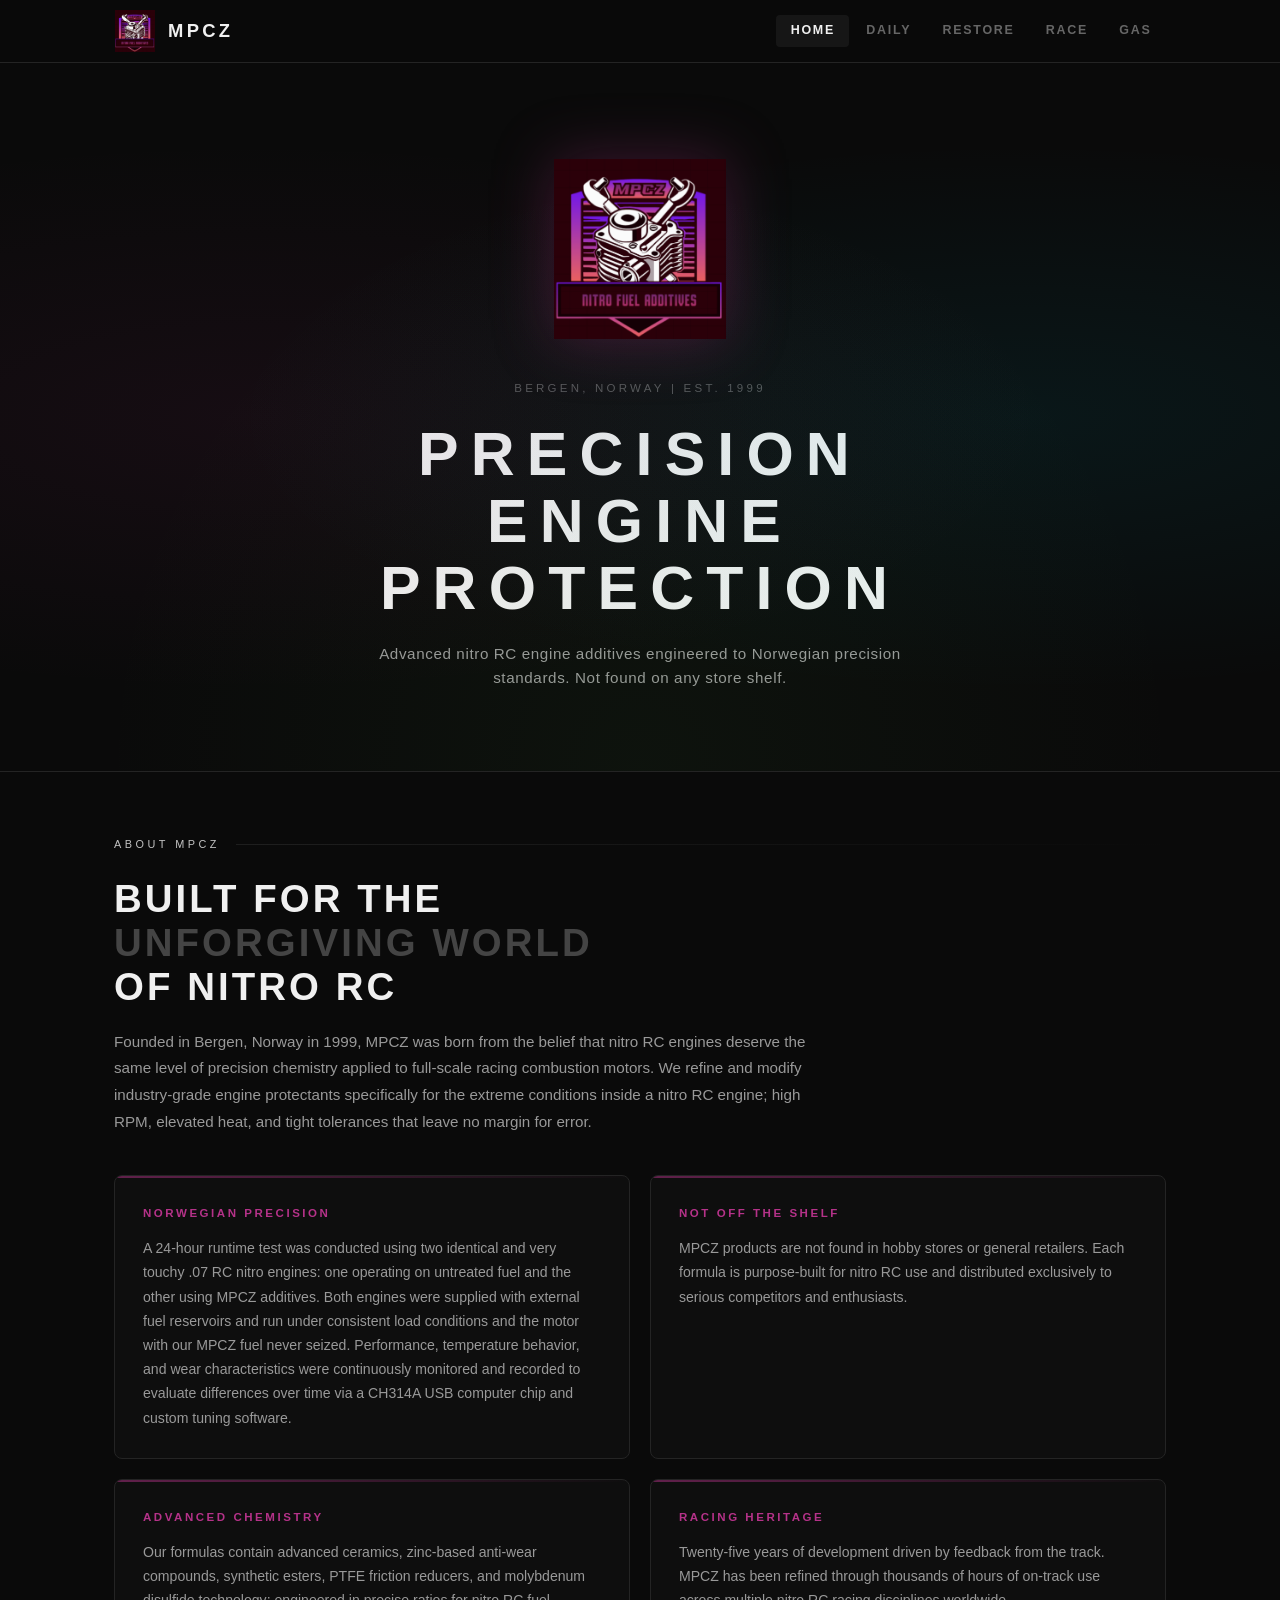
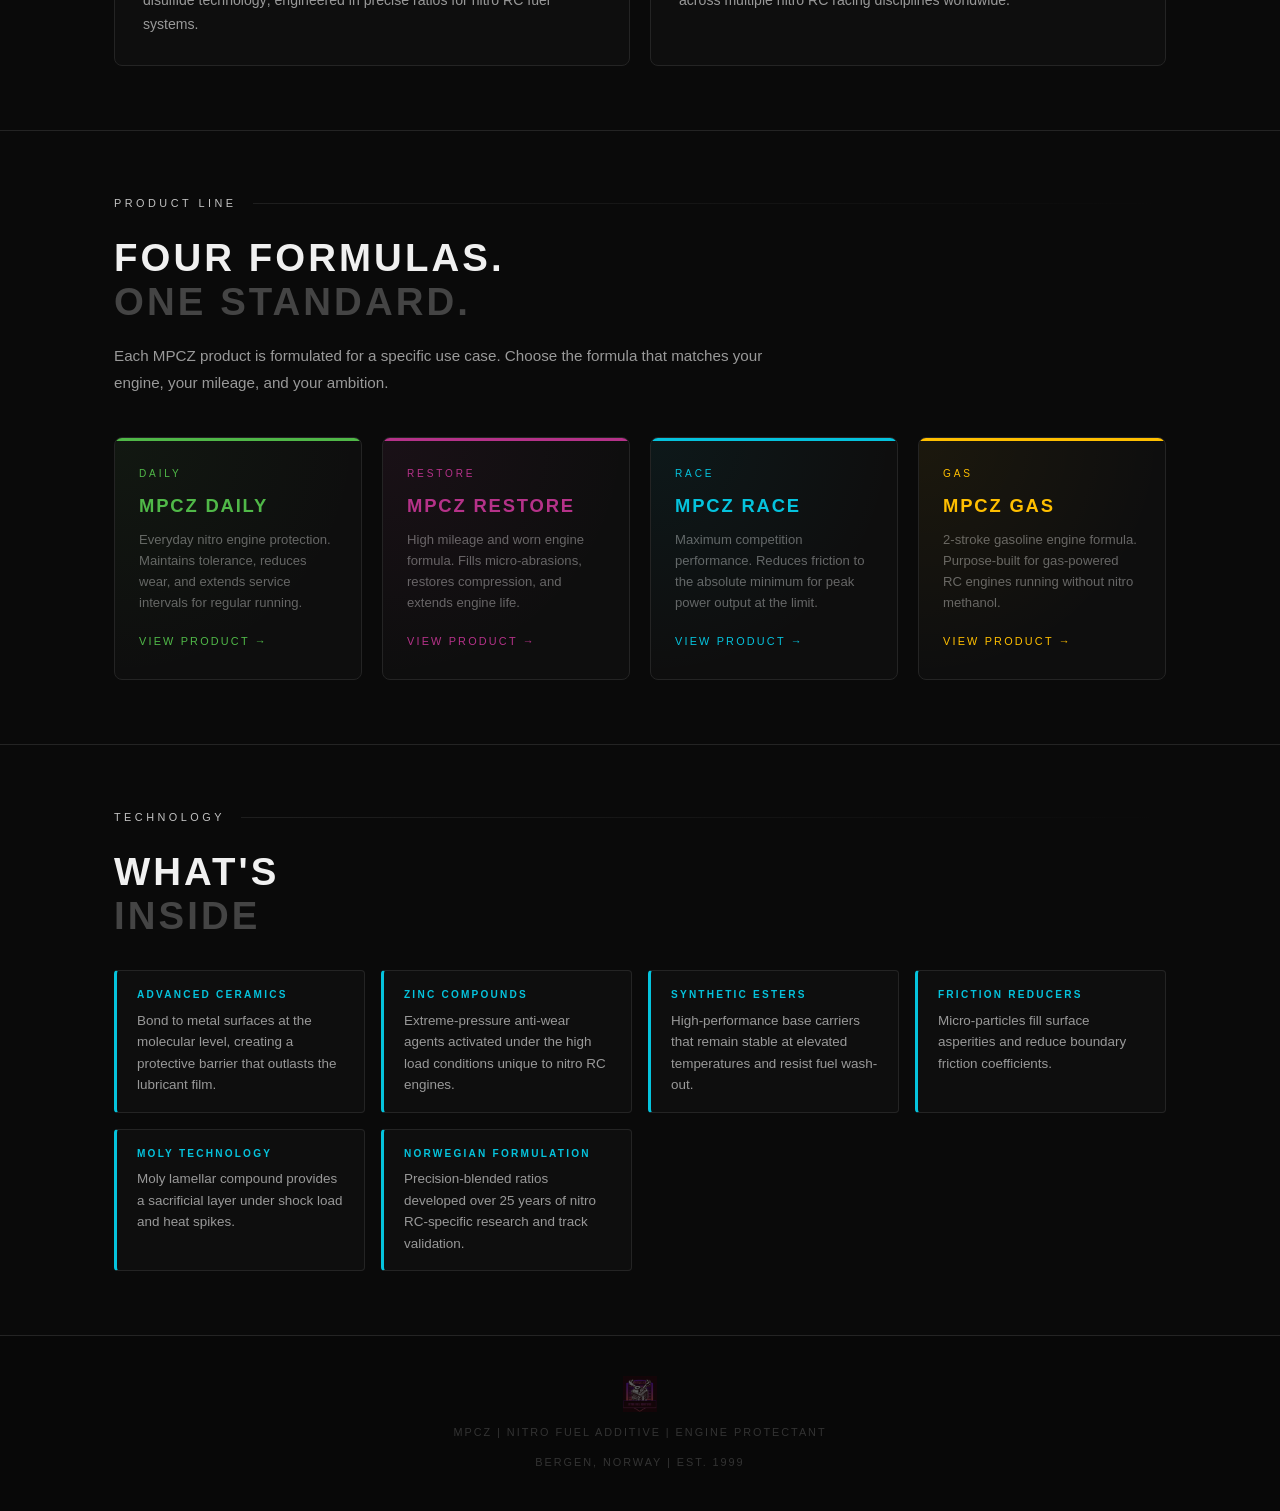
<file: index.html>
﻿<!DOCTYPE html>
<html lang="en">
<head>
  <meta charset="UTF-8">
  <meta name="viewport" content="width=device-width, initial-scale=1.0">
  <title>MPCZ | Nitro Fuel Additive</title>
  <link rel="stylesheet" href="style.css">
  <style>
    :root { --accent: #f0f0f0; }
  </style>
</head>
<body>

<nav>
  <div class="nav-inner">
    <a class="nav-logo" href="index.html">
      <img src="logo.svg" alt="MPCZ Logo">
      <span>MPCZ</span>
    </a>
    <button class="hamburger" aria-label="Menu" onclick="this.nextElementSibling.classList.toggle('open')">
      <span></span><span></span><span></span>
    </button>
    <ul class="nav-links">
      <li><a href="index.html" class="active">Home</a></li>
      <li><a href="daily.html">Daily</a></li>
      <li><a href="restore.html">Restore</a></li>
      <li><a href="race.html">Race</a></li>
      <li><a href="gas.html">Gas</a></li>
    </ul>
  </div>
</nav>

<section class="hero">
  <img class="hero-logo" src="logo.svg" alt="MPCZ">
  <div class="hero-sub">Bergen, Norway | Est. 1999</div>
  <h1 style="margin-top:1.5rem">Precision<br>Engine<br>Protection</h1>
  <p style="margin-top:1.25rem">Advanced nitro RC engine additives engineered to Norwegian precision standards. Not found on any store shelf.</p>
</section>

<hr class="divider">

<!-- Brand Story -->
<div class="section">
  <div class="section-title">About MPCZ</div>
  <h2>Built for the<br><span class="dim">Unforgiving World</span><br>of Nitro RC</h2>
  <p class="body-text">Founded in Bergen, Norway in 1999, MPCZ was born from the belief that nitro RC engines deserve the same level of precision chemistry applied to full-scale racing combustion motors. We refine and modify industry-grade engine protectants specifically for the extreme conditions inside a nitro RC engine; high RPM, elevated heat, and tight tolerances that leave no margin for error.</p>

  <div class="story-grid" style="--accent:#B53289">
    <div class="story-card">
      <h3>Norwegian Precision</h3>
      <p>A 24-hour runtime test was conducted using two identical and very touchy .07 RC nitro engines: one operating on untreated fuel and the other using MPCZ additives. Both engines were supplied with external fuel reservoirs and run under consistent load conditions and the motor with our MPCZ fuel never seized. Performance, temperature behavior, and wear characteristics were continuously monitored and recorded to evaluate differences over time via a CH314A USB computer chip and custom tuning software.</p>
    </div>
    <div class="story-card">
      <h3>Not Off the Shelf</h3>
      <p>MPCZ products are not found in hobby stores or general retailers. Each formula is purpose-built for nitro RC use and distributed exclusively to serious competitors and enthusiasts.</p>
    </div>
    <div class="story-card">
      <h3>Advanced Chemistry</h3>
      <p>Our formulas contain advanced ceramics, zinc-based anti-wear compounds, synthetic esters, PTFE friction reducers, and molybdenum disulfide technology; engineered in precise ratios for nitro RC fuel systems.</p>
    </div>
    <div class="story-card">
      <h3>Racing Heritage</h3>
      <p>Twenty-five years of development driven by feedback from the track. MPCZ has been refined through thousands of hours of on-track use across multiple nitro RC racing disciplines worldwide.</p>
    </div>
  </div>
</div>

<hr class="divider">

<!-- Products -->
<div class="section">
  <div class="section-title">Product Line</div>
  <h2>Four Formulas.<br><span class="dim">One Standard.</span></h2>
  <p class="body-text">Each MPCZ product is formulated for a specific use case. Choose the formula that matches your engine, your mileage, and your ambition.</p>

  <div class="products-grid">
    <a class="product-card" href="daily.html" style="--card-accent:#50B848;--card-accent-glow:rgba(80,184,72,0.06);--card-accent-shadow:rgba(80,184,72,0.15)">
      <div class="product-tag">Daily</div>
      <h3>MPCZ Daily</h3>
      <p>Everyday nitro engine protection. Maintains tolerance, reduces wear, and extends service intervals for regular running.</p>
      <div class="arrow">View Product &rarr;</div>
    </a>
    <a class="product-card" href="restore.html" style="--card-accent:#B53289;--card-accent-glow:rgba(181,50,137,0.07);--card-accent-shadow:rgba(181,50,137,0.2)">
      <div class="product-tag">Restore</div>
      <h3>MPCZ Restore</h3>
      <p>High mileage and worn engine formula. Fills micro-abrasions, restores compression, and extends engine life.</p>
      <div class="arrow">View Product &rarr;</div>
    </a>
    <a class="product-card" href="race.html" style="--card-accent:#05C3DD;--card-accent-glow:rgba(5,195,221,0.06);--card-accent-shadow:rgba(5,195,221,0.15)">
      <div class="product-tag">Race</div>
      <h3>MPCZ Race</h3>
      <p>Maximum competition performance. Reduces friction to the absolute minimum for peak power output at the limit.</p>
      <div class="arrow">View Product &rarr;</div>
    </a>
    <a class="product-card" href="gas.html" style="--card-accent:#FFBF00;--card-accent-glow:rgba(255,191,0,0.06);--card-accent-shadow:rgba(255,191,0,0.15)">
      <div class="product-tag">Gas</div>
      <h3>MPCZ Gas</h3>
      <p>2-stroke gasoline engine formula. Purpose-built for gas-powered RC engines running without nitro methanol.</p>
      <div class="arrow">View Product &rarr;</div>
    </a>
  </div>
</div>

<hr class="divider">

<!-- Technology -->
<div class="section">
  <div class="section-title">Technology</div>
  <h2>What's<br><span class="dim">Inside</span></h2>
  <ul class="specs-list" style="--accent:#05C3DD">
    <li><strong>Advanced Ceramics</strong>Bond to metal surfaces at the molecular level, creating a protective barrier that outlasts the lubricant film.</li>
    <li><strong>Zinc Compounds</strong>Extreme-pressure anti-wear agents activated under the high load conditions unique to nitro RC engines.</li>
    <li><strong>Synthetic Esters</strong>High-performance base carriers that remain stable at elevated temperatures and resist fuel wash-out.</li>
    <li><strong>Friction Reducers</strong>Micro-particles fill surface asperities and reduce boundary friction coefficients.</li>
    <li><strong>Moly Technology</strong>Moly lamellar compound provides a sacrificial layer under shock load and heat spikes.</li>
    <li><strong>Norwegian Formulation</strong>Precision-blended ratios developed over 25 years of nitro RC-specific research and track validation.</li>
  </ul>
</div>

<footer>
  <div class="f-inner">
    <img src="logo.svg" alt="MPCZ">
    <p>MPCZ | Nitro Fuel Additive | Engine Protectant</p>
    <p>Bergen, Norway | Est. 1999</p>
  </div>
</footer>

</body>
</html>
</file>
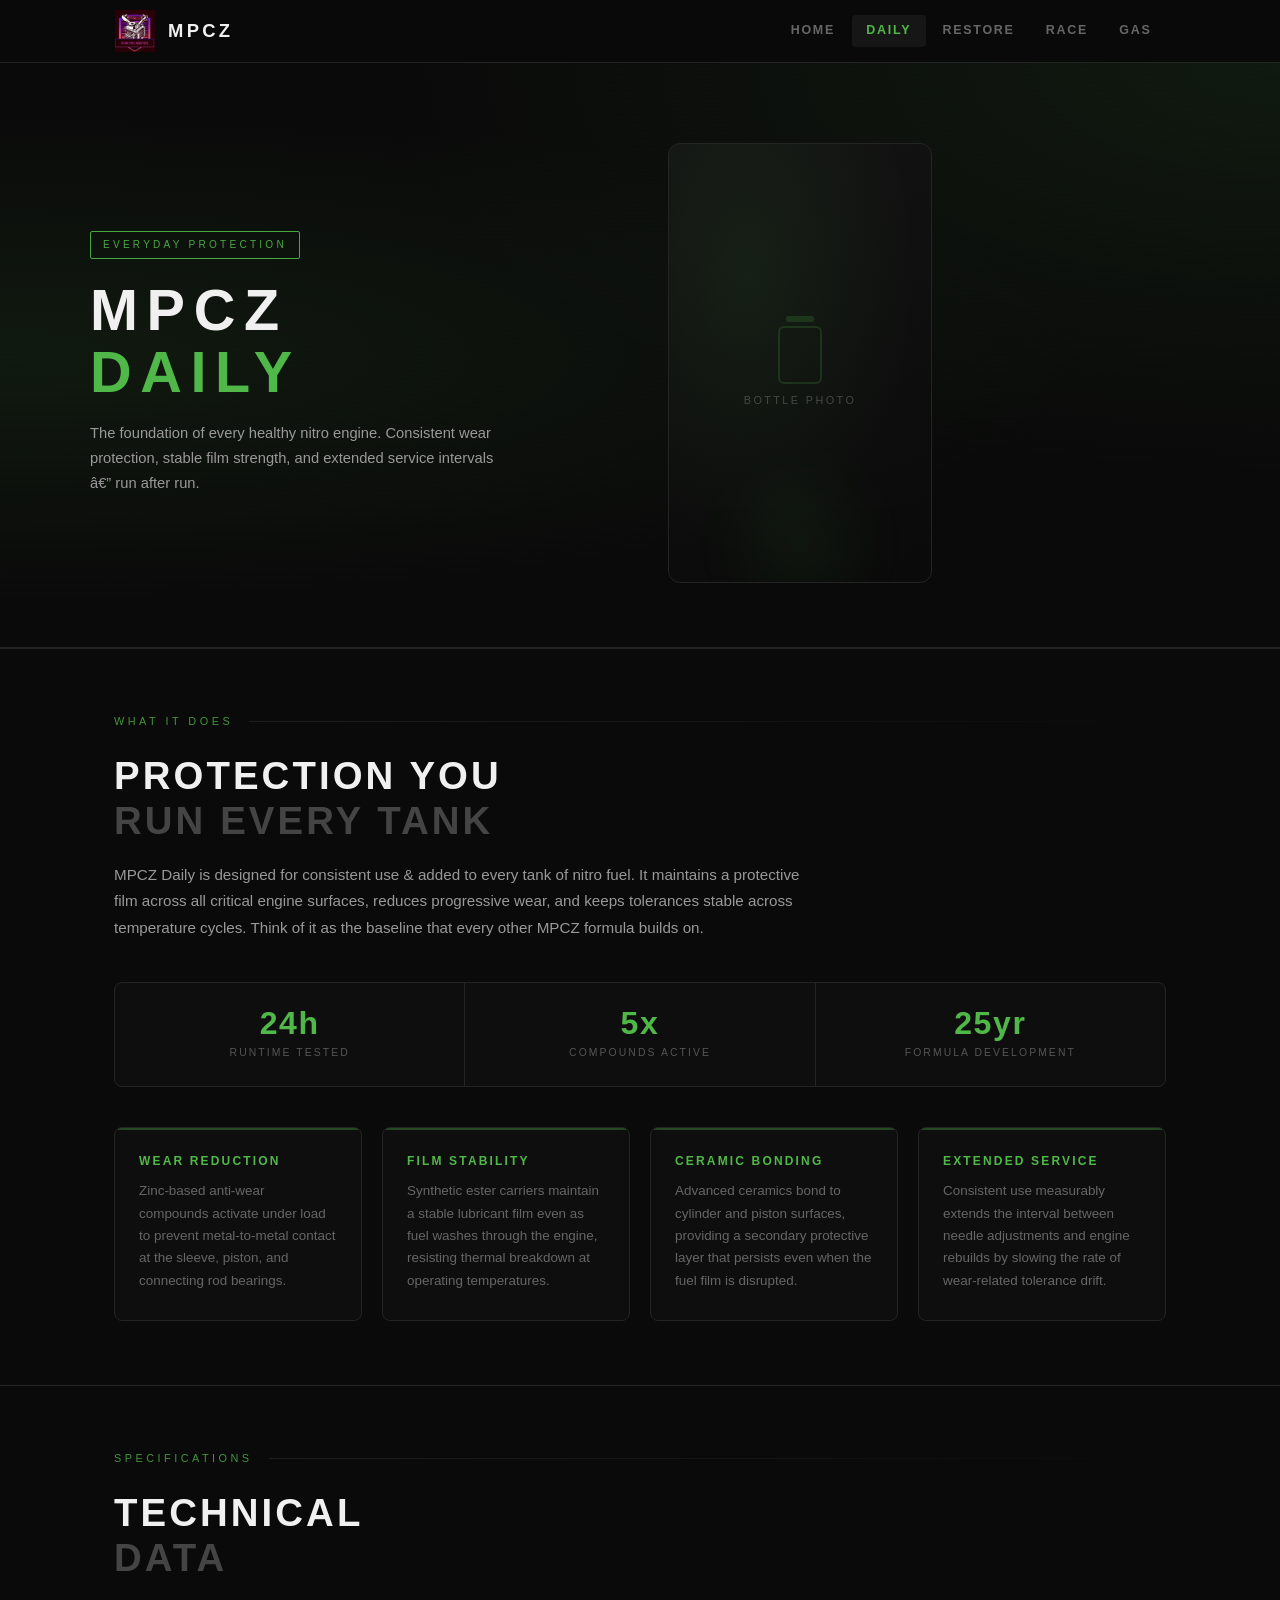
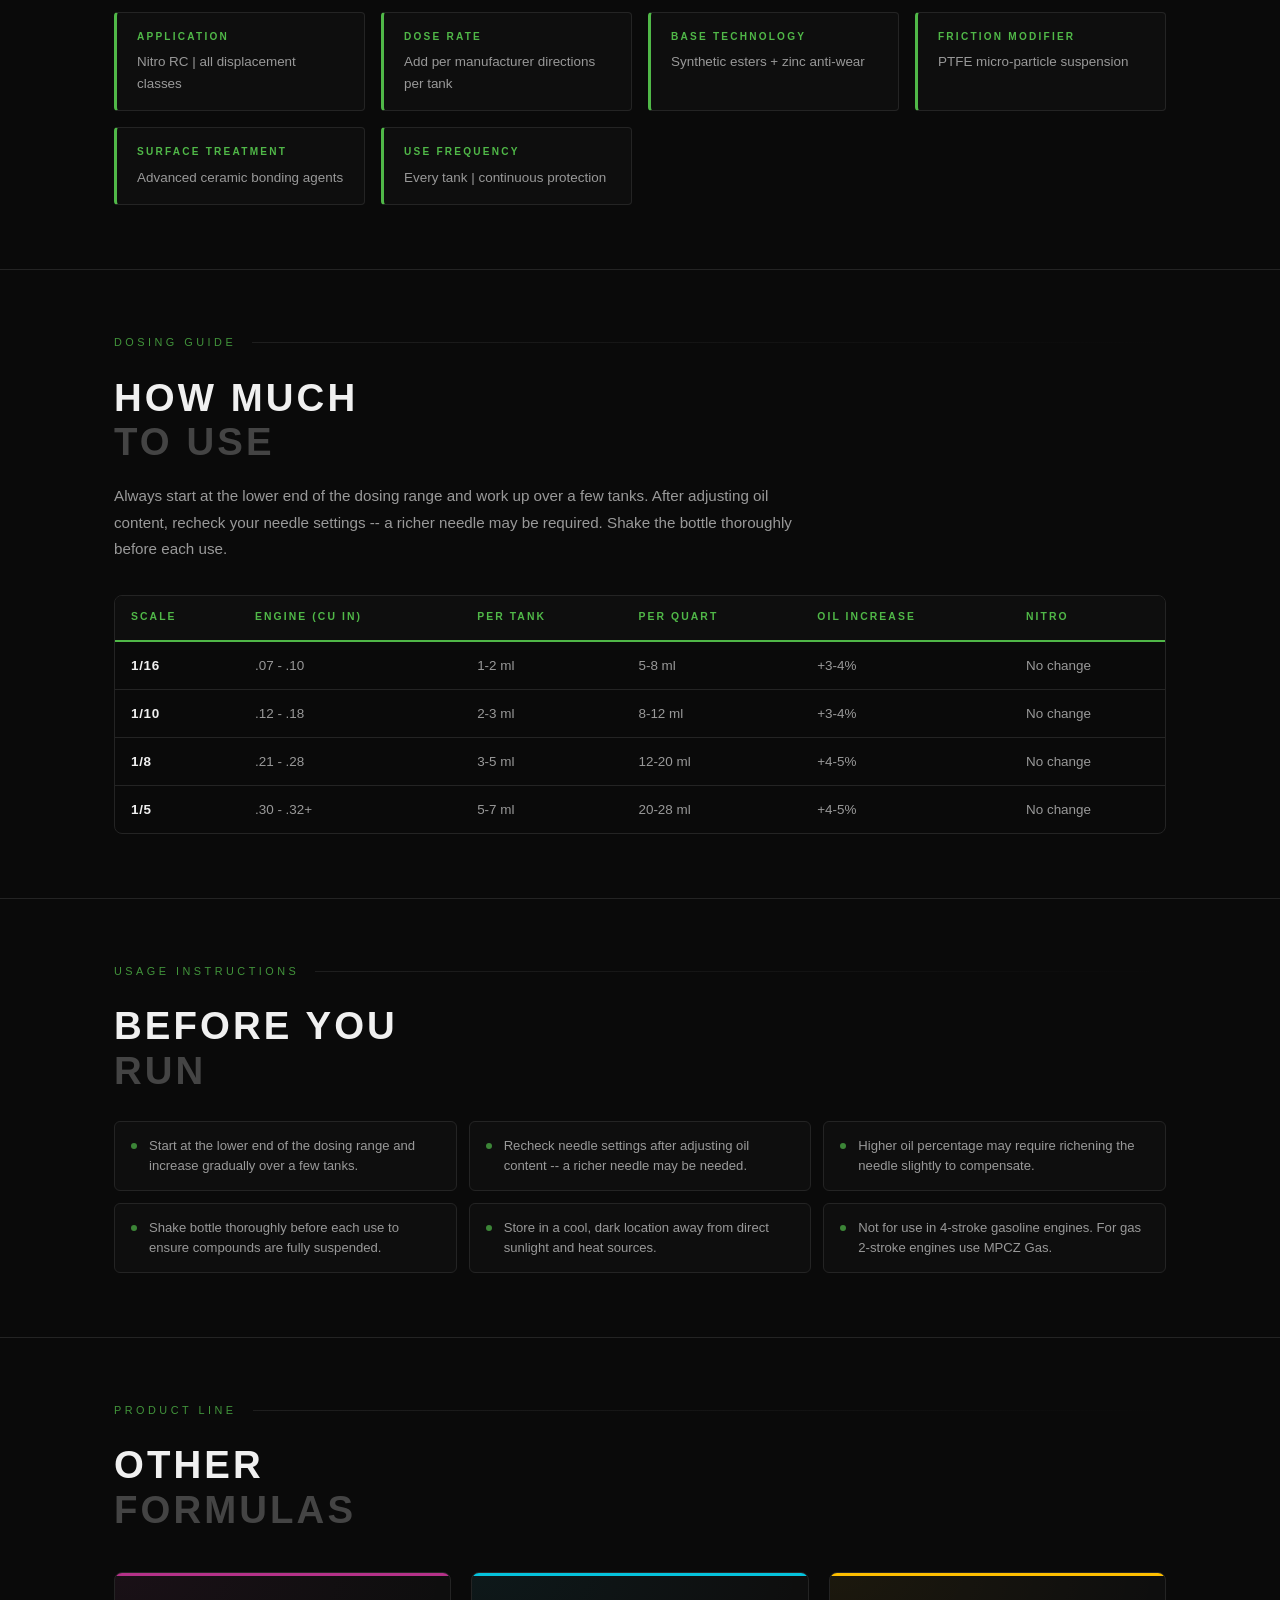
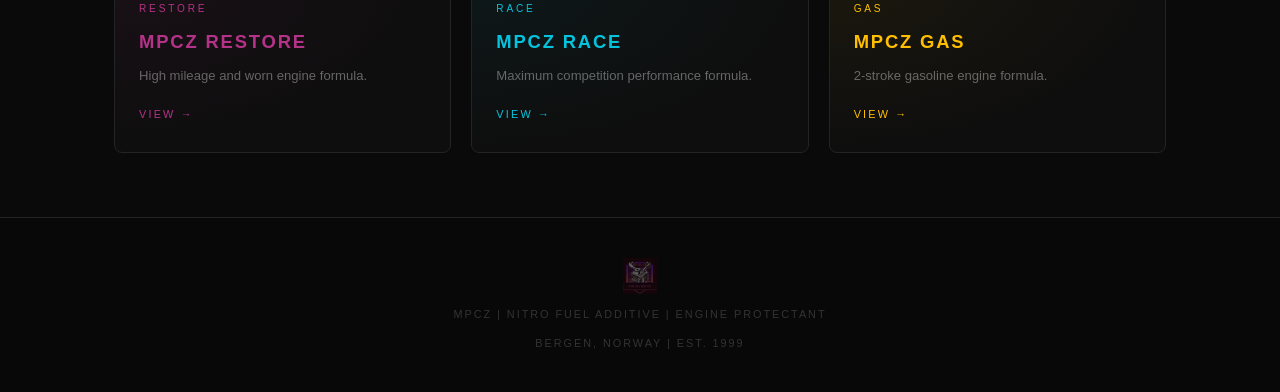
<file: daily.html>
﻿<!DOCTYPE html>
<html lang="en">
<head>
  <meta charset="UTF-8">
  <meta name="viewport" content="width=device-width, initial-scale=1.0">
  <title>MPCZ Daily | Everyday Engine Protection</title>
  <link rel="stylesheet" href="style.css">
  <style>
    :root {
      --accent: #50B848;
      --page-accent-glow: rgba(80,184,72,0.09);
    }
  </style>
</head>
<body>

<nav>
  <div class="nav-inner">
    <a class="nav-logo" href="index.html">
      <img src="logo.svg" alt="MPCZ Logo">
      <span>MPCZ</span>
    </a>
    <button class="hamburger" aria-label="Menu" onclick="this.nextElementSibling.classList.toggle('open')">
      <span></span><span></span><span></span>
    </button>
    <ul class="nav-links">
      <li><a href="index.html">Home</a></li>
      <li><a href="daily.html" class="active">Daily</a></li>
      <li><a href="restore.html">Restore</a></li>
      <li><a href="race.html">Race</a></li>
      <li><a href="gas.html">Gas</a></li>
    </ul>
  </div>
</nav>

<section class="product-hero">
  <div class="product-hero-inner">
    <div>
      <div class="product-badge">Everyday Protection</div>
      <h1>MPCZ<br><span class="name">Daily</span></h1>
      <p class="tagline">The foundation of every healthy nitro engine. Consistent wear protection, stable film strength, and extended service intervals â€” run after run.</p>
    </div>
    <div class="bottle-placeholder">
      <div class="bp-icon"></div>
      <span>Bottle Photo</span>
      <div class="bottle-glow"></div>
    </div>
  </div>
</section>

<hr class="divider">

<div class="section">
  <div class="section-title">What It Does</div>
  <h2>Protection You<br><span class="dim">Run Every Tank</span></h2>
  <p class="body-text">MPCZ Daily is designed for consistent use & added to every tank of nitro fuel. It maintains a protective film across all critical engine surfaces, reduces progressive wear, and keeps tolerances stable across temperature cycles. Think of it as the baseline that every other MPCZ formula builds on.</p>

  <div class="stat-row">
    <div class="stat-item">
      <div class="num">24h</div>
      <div class="label">Runtime Tested</div>
    </div>
    <div class="stat-item">
      <div class="num">5x</div>
      <div class="label">Compounds Active</div>
    </div>
    <div class="stat-item">
      <div class="num">25yr</div>
      <div class="label">Formula Development</div>
    </div>
  </div>

  <div class="feature-grid" style="margin-top:2.5rem">
    <div class="feature-item">
      <h4>Wear Reduction</h4>
      <p>Zinc-based anti-wear compounds activate under load to prevent metal-to-metal contact at the sleeve, piston, and connecting rod bearings.</p>
    </div>
    <div class="feature-item">
      <h4>Film Stability</h4>
      <p>Synthetic ester carriers maintain a stable lubricant film even as fuel washes through the engine, resisting thermal breakdown at operating temperatures.</p>
    </div>
    <div class="feature-item">
      <h4>Ceramic Bonding</h4>
      <p>Advanced ceramics bond to cylinder and piston surfaces, providing a secondary protective layer that persists even when the fuel film is disrupted.</p>
    </div>
    <div class="feature-item">
      <h4>Extended Service</h4>
      <p>Consistent use measurably extends the interval between needle adjustments and engine rebuilds by slowing the rate of wear-related tolerance drift.</p>
    </div>
  </div>
</div>

<hr class="divider">

<div class="section">
  <div class="section-title">Specifications</div>
  <h2>Technical<br><span class="dim">Data</span></h2>
  <ul class="specs-list">
    <li><strong>Application</strong>Nitro RC | all displacement classes</li>
    <li><strong>Dose Rate</strong>Add per manufacturer directions per tank</li>
    <li><strong>Base Technology</strong>Synthetic esters + zinc anti-wear</li>
    <li><strong>Friction Modifier</strong>PTFE micro-particle suspension</li>
    <li><strong>Surface Treatment</strong>Advanced ceramic bonding agents</li>
    <li><strong>Use Frequency</strong>Every tank | continuous protection</li>
  </ul>
</div>


<hr class="divider">

<!-- Dosing Guide -->
<div class="section">
  <div class="section-title">Dosing Guide</div>
  <h2>How Much<br><span class="dim">To Use</span></h2>
  <p class="body-text">Always start at the lower end of the dosing range and work up over a few tanks. After adjusting oil content, recheck your needle settings -- a richer needle may be required. Shake the bottle thoroughly before each use.</p>

  <div class="dose-table-wrap">
    <table class="dose-table">
      <thead>
        <tr>
          <th>Scale</th>
          <th>Engine (cu in)</th>
          <th>Per Tank</th>
          <th>Per Quart</th>
          <th>Oil Increase</th>
          <th>Nitro</th>
        </tr>
      </thead>
      <tbody>
        <tr><td>1/16</td><td>.07 - .10</td><td>1-2 ml</td><td>5-8 ml</td><td>+3-4%</td><td>No change</td></tr>
        <tr><td>1/10</td><td>.12 - .18</td><td>2-3 ml</td><td>8-12 ml</td><td>+3-4%</td><td>No change</td></tr>
        <tr><td>1/8</td><td>.21 - .28</td><td>3-5 ml</td><td>12-20 ml</td><td>+4-5%</td><td>No change</td></tr>
        <tr><td>1/5</td><td>.30 - .32+</td><td>5-7 ml</td><td>20-28 ml</td><td>+4-5%</td><td>No change</td></tr>
      </tbody>
    </table>
  </div>
</div>

<hr class="divider">

<!-- Usage Notes -->
<div class="section">
  <div class="section-title">Usage Instructions</div>
  <h2>Before You<br><span class="dim">Run</span></h2>
  <div class="usage-grid">
    <div class="usage-item">Start at the lower end of the dosing range and increase gradually over a few tanks.</div>
    <div class="usage-item">Recheck needle settings after adjusting oil content -- a richer needle may be needed.</div>
    <div class="usage-item">Higher oil percentage may require richening the needle slightly to compensate.</div>
    <div class="usage-item">Shake bottle thoroughly before each use to ensure compounds are fully suspended.</div>
    <div class="usage-item">Store in a cool, dark location away from direct sunlight and heat sources.</div>
    <div class="usage-item">Not for use in 4-stroke gasoline engines. For gas 2-stroke engines use MPCZ Gas.</div>
  </div>
</div>

<hr class="divider">

<div class="section">
  <div class="section-title">Product Line</div>
  <h2>Other<br><span class="dim">Formulas</span></h2>
  <div class="products-grid">
    <a class="product-card" href="restore.html" style="--card-accent:#B53289;--card-accent-glow:rgba(181,50,137,0.07);--card-accent-shadow:rgba(181,50,137,0.2)">
      <div class="product-tag">Restore</div>
      <h3>MPCZ Restore</h3>
      <p>High mileage and worn engine formula.</p>
      <div class="arrow">View &rarr;</div>
    </a>
    <a class="product-card" href="race.html" style="--card-accent:#05C3DD;--card-accent-glow:rgba(5,195,221,0.06);--card-accent-shadow:rgba(5,195,221,0.15)">
      <div class="product-tag">Race</div>
      <h3>MPCZ Race</h3>
      <p>Maximum competition performance formula.</p>
      <div class="arrow">View &rarr;</div>
    </a>
    <a class="product-card" href="gas.html" style="--card-accent:#FFBF00;--card-accent-glow:rgba(255,191,0,0.06);--card-accent-shadow:rgba(255,191,0,0.15)">
      <div class="product-tag">Gas</div>
      <h3>MPCZ Gas</h3>
      <p>2-stroke gasoline engine formula.</p>
      <div class="arrow">View &rarr;</div>
    </a>
  </div>
</div>

<footer>
  <div class="f-inner">
    <img src="logo.svg" alt="MPCZ">
    <p>MPCZ | Nitro Fuel Additive | Engine Protectant</p>
    <p>Bergen, Norway | Est. 1999</p>
  </div>
</footer>

</body>
</html>
</file>
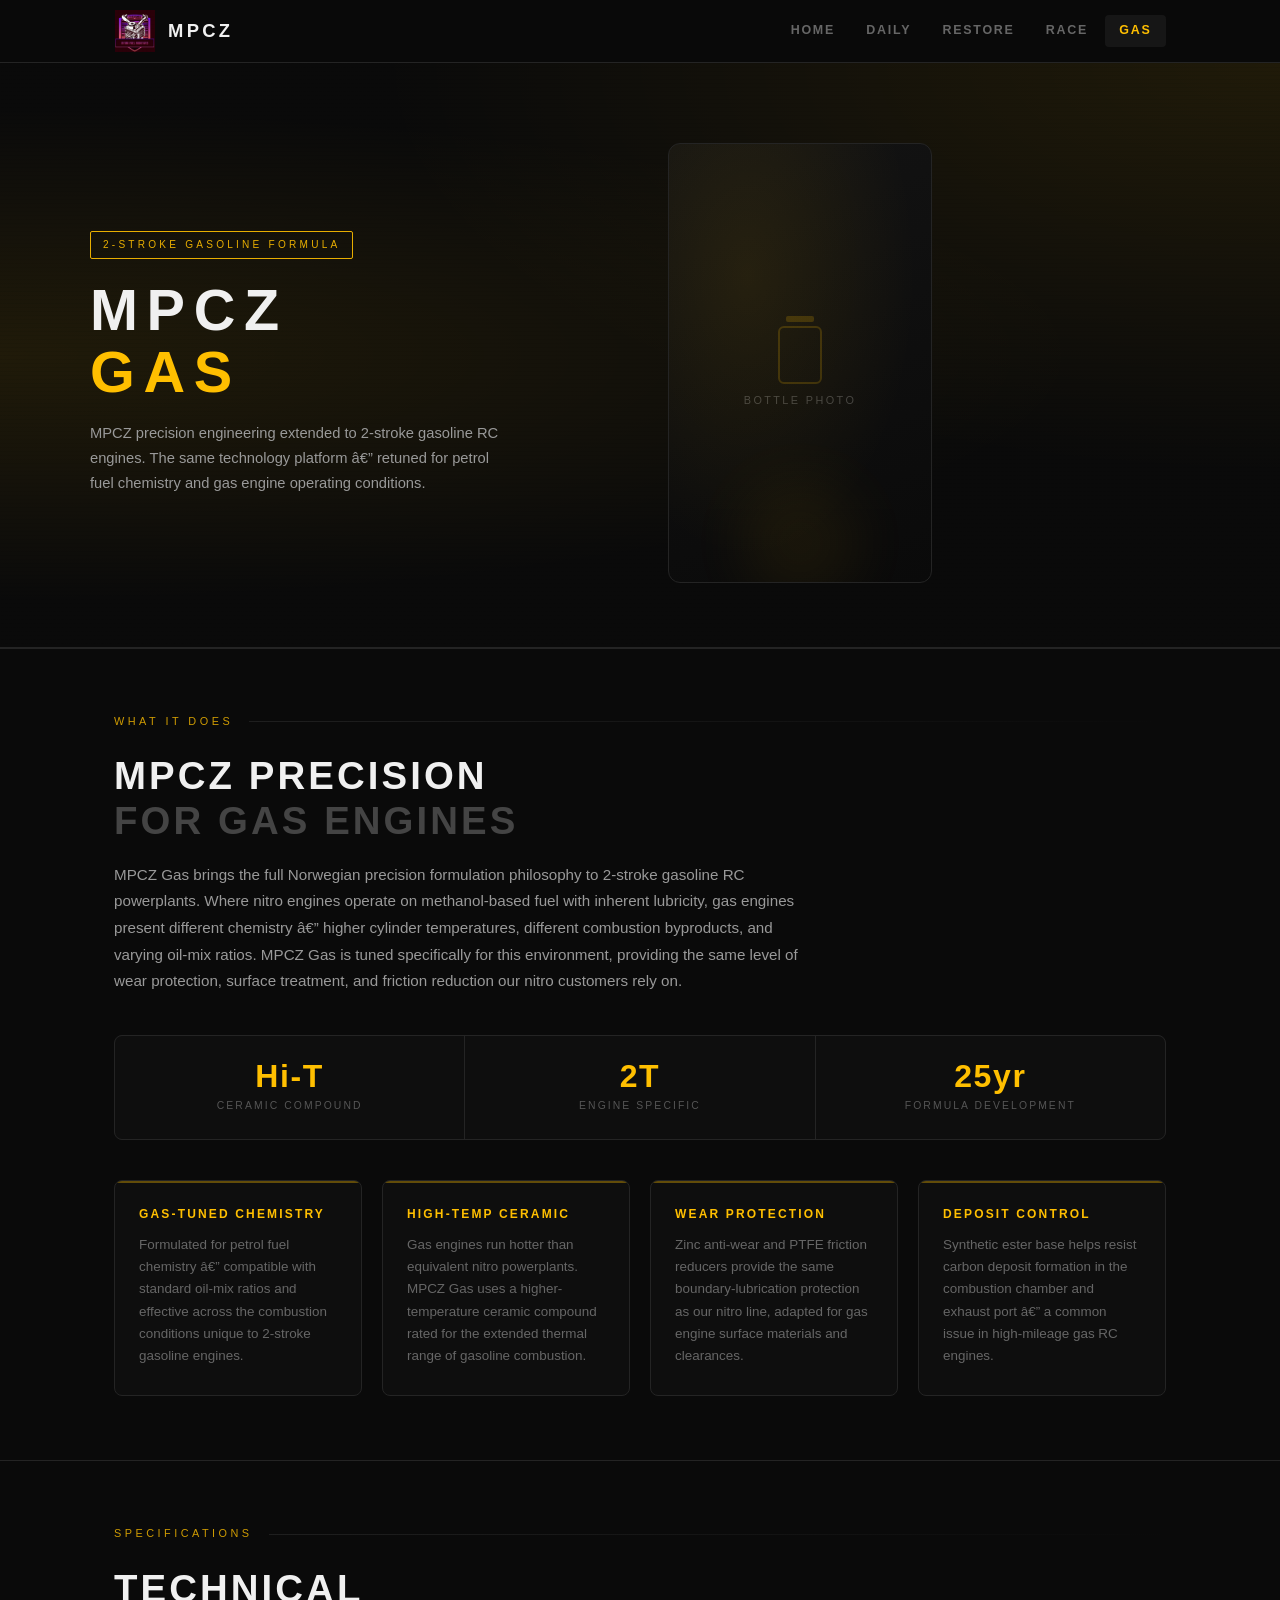
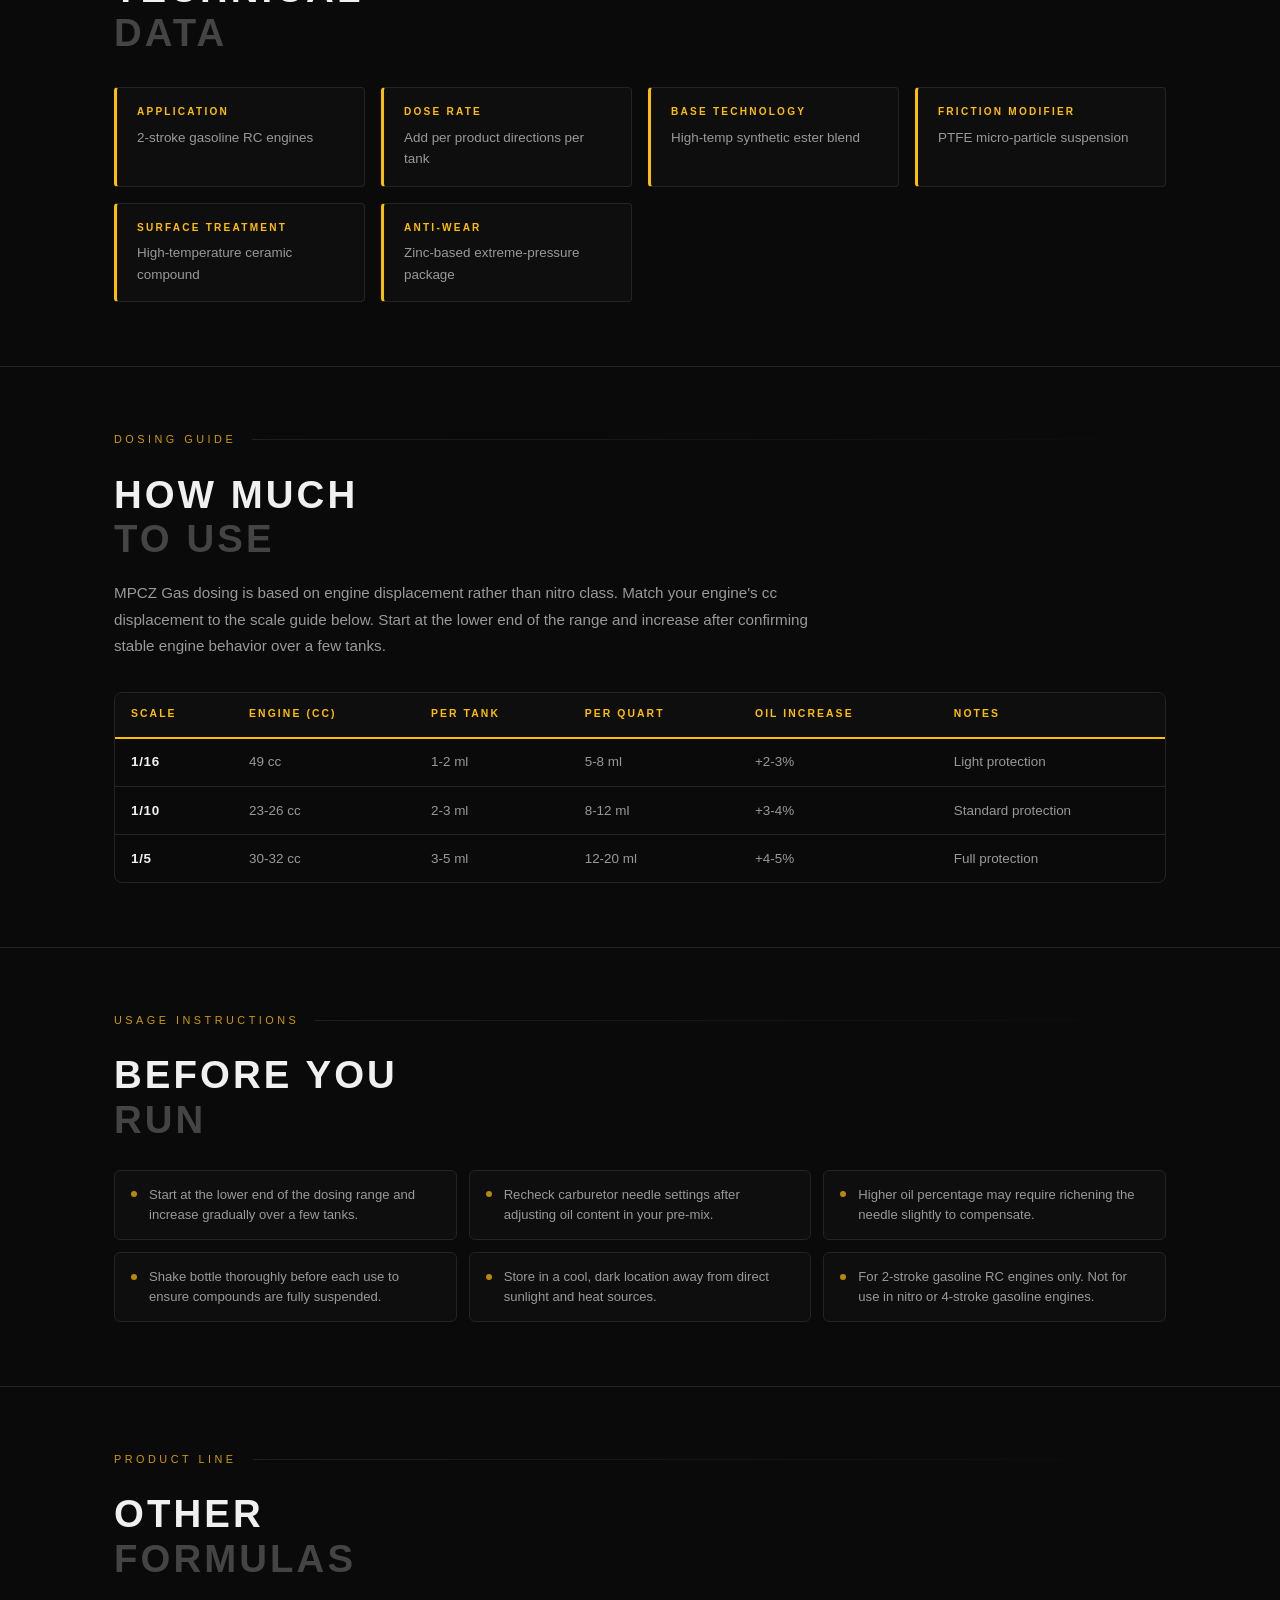
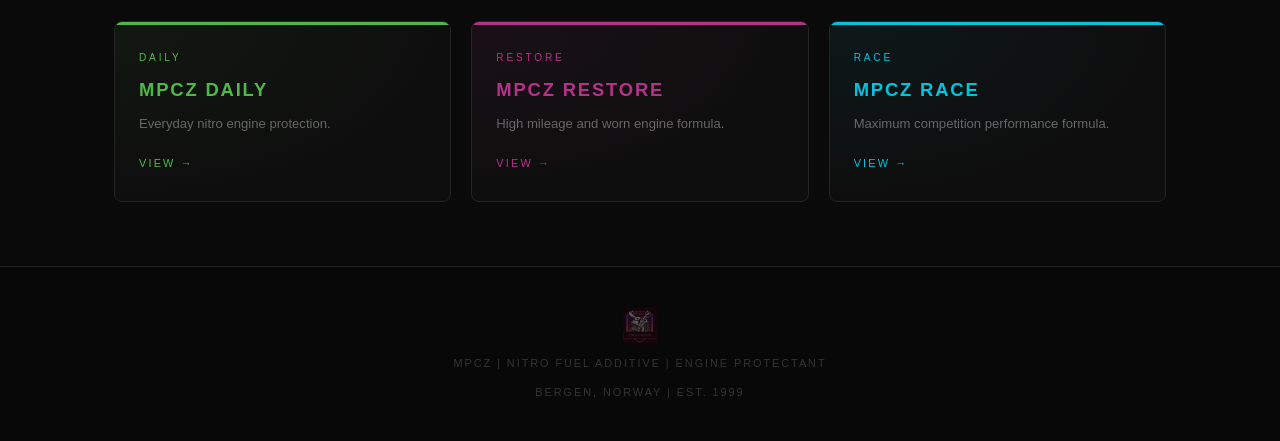
<file: gas.html>
﻿<!DOCTYPE html>
<html lang="en">
<head>
  <meta charset="UTF-8">
  <meta name="viewport" content="width=device-width, initial-scale=1.0">
  <title>MPCZ Gas | 2-Stroke Gasoline Formula</title>
  <link rel="stylesheet" href="style.css">
  <style>
    :root {
      --accent: #FFBF00;
      --page-accent-glow: rgba(255,191,0,0.09);
    }
  </style>
</head>
<body>

<nav>
  <div class="nav-inner">
    <a class="nav-logo" href="index.html">
      <img src="logo.svg" alt="MPCZ Logo">
      <span>MPCZ</span>
    </a>
    <button class="hamburger" aria-label="Menu" onclick="this.nextElementSibling.classList.toggle('open')">
      <span></span><span></span><span></span>
    </button>
    <ul class="nav-links">
      <li><a href="index.html">Home</a></li>
      <li><a href="daily.html">Daily</a></li>
      <li><a href="restore.html">Restore</a></li>
      <li><a href="race.html">Race</a></li>
      <li><a href="gas.html" class="active">Gas</a></li>
    </ul>
  </div>
</nav>

<section class="product-hero">
  <div class="product-hero-inner">
    <div>
      <div class="product-badge">2-Stroke Gasoline Formula</div>
      <h1>MPCZ<br><span class="name">Gas</span></h1>
      <p class="tagline">MPCZ precision engineering extended to 2-stroke gasoline RC engines. The same technology platform â€” retuned for petrol fuel chemistry and gas engine operating conditions.</p>
    </div>
    <div class="bottle-placeholder">
      <div class="bp-icon"></div>
      <span>Bottle Photo</span>
      <div class="bottle-glow"></div>
    </div>
  </div>
</section>

<hr class="divider">

<div class="section">
  <div class="section-title">What It Does</div>
  <h2>MPCZ Precision<br><span class="dim">for Gas Engines</span></h2>
  <p class="body-text">MPCZ Gas brings the full Norwegian precision formulation philosophy to 2-stroke gasoline RC powerplants. Where nitro engines operate on methanol-based fuel with inherent lubricity, gas engines present different chemistry â€” higher cylinder temperatures, different combustion byproducts, and varying oil-mix ratios. MPCZ Gas is tuned specifically for this environment, providing the same level of wear protection, surface treatment, and friction reduction our nitro customers rely on.</p>

  <div class="stat-row">
    <div class="stat-item">
      <div class="num">Hi-T</div>
      <div class="label">Ceramic Compound</div>
    </div>
    <div class="stat-item">
      <div class="num">2T</div>
      <div class="label">Engine Specific</div>
    </div>
    <div class="stat-item">
      <div class="num">25yr</div>
      <div class="label">Formula Development</div>
    </div>
  </div>

  <div class="feature-grid" style="margin-top:2.5rem">
    <div class="feature-item">
      <h4>Gas-Tuned Chemistry</h4>
      <p>Formulated for petrol fuel chemistry â€” compatible with standard oil-mix ratios and effective across the combustion conditions unique to 2-stroke gasoline engines.</p>
    </div>
    <div class="feature-item">
      <h4>High-Temp Ceramic</h4>
      <p>Gas engines run hotter than equivalent nitro powerplants. MPCZ Gas uses a higher-temperature ceramic compound rated for the extended thermal range of gasoline combustion.</p>
    </div>
    <div class="feature-item">
      <h4>Wear Protection</h4>
      <p>Zinc anti-wear and PTFE friction reducers provide the same boundary-lubrication protection as our nitro line, adapted for gas engine surface materials and clearances.</p>
    </div>
    <div class="feature-item">
      <h4>Deposit Control</h4>
      <p>Synthetic ester base helps resist carbon deposit formation in the combustion chamber and exhaust port â€” a common issue in high-mileage gas RC engines.</p>
    </div>
  </div>
</div>

<hr class="divider">

<div class="section">
  <div class="section-title">Specifications</div>
  <h2>Technical<br><span class="dim">Data</span></h2>
  <ul class="specs-list">
    <li><strong>Application</strong>2-stroke gasoline RC engines</li>
    <li><strong>Dose Rate</strong>Add per product directions per tank</li>
    <li><strong>Base Technology</strong>High-temp synthetic ester blend</li>
    <li><strong>Friction Modifier</strong>PTFE micro-particle suspension</li>
    <li><strong>Surface Treatment</strong>High-temperature ceramic compound</li>
    <li><strong>Anti-Wear</strong>Zinc-based extreme-pressure package</li>
  </ul>
</div>


<hr class="divider">

<!-- Dosing Guide -->
<div class="section">
  <div class="section-title">Dosing Guide</div>
  <h2>How Much<br><span class="dim">To Use</span></h2>
  <p class="body-text">MPCZ Gas dosing is based on engine displacement rather than nitro class. Match your engine's cc displacement to the scale guide below. Start at the lower end of the range and increase after confirming stable engine behavior over a few tanks.</p>

  <div class="dose-table-wrap">
    <table class="dose-table">
      <thead>
        <tr>
          <th>Scale</th>
          <th>Engine (cc)</th>
          <th>Per Tank</th>
          <th>Per Quart</th>
          <th>Oil Increase</th>
          <th>Notes</th>
        </tr>
      </thead>
      <tbody>
        <tr><td>1/16</td><td>49 cc</td><td>1-2 ml</td><td>5-8 ml</td><td>+2-3%</td><td>Light protection</td></tr>
        <tr><td>1/10</td><td>23-26 cc</td><td>2-3 ml</td><td>8-12 ml</td><td>+3-4%</td><td>Standard protection</td></tr>
        <tr><td>1/5</td><td>30-32 cc</td><td>3-5 ml</td><td>12-20 ml</td><td>+4-5%</td><td>Full protection</td></tr>
      </tbody>
    </table>
  </div>
</div>

<hr class="divider">

<!-- Usage Notes -->
<div class="section">
  <div class="section-title">Usage Instructions</div>
  <h2>Before You<br><span class="dim">Run</span></h2>
  <div class="usage-grid">
    <div class="usage-item">Start at the lower end of the dosing range and increase gradually over a few tanks.</div>
    <div class="usage-item">Recheck carburetor needle settings after adjusting oil content in your pre-mix.</div>
    <div class="usage-item">Higher oil percentage may require richening the needle slightly to compensate.</div>
    <div class="usage-item">Shake bottle thoroughly before each use to ensure compounds are fully suspended.</div>
    <div class="usage-item">Store in a cool, dark location away from direct sunlight and heat sources.</div>
    <div class="usage-item">For 2-stroke gasoline RC engines only. Not for use in nitro or 4-stroke gasoline engines.</div>
  </div>
</div>

<hr class="divider">

<div class="section">
  <div class="section-title">Product Line</div>
  <h2>Other<br><span class="dim">Formulas</span></h2>
  <div class="products-grid">
    <a class="product-card" href="daily.html" style="--card-accent:#50B848;--card-accent-glow:rgba(80,184,72,0.06);--card-accent-shadow:rgba(80,184,72,0.15)">
      <div class="product-tag">Daily</div>
      <h3>MPCZ Daily</h3>
      <p>Everyday nitro engine protection.</p>
      <div class="arrow">View &rarr;</div>
    </a>
    <a class="product-card" href="restore.html" style="--card-accent:#B53289;--card-accent-glow:rgba(181,50,137,0.07);--card-accent-shadow:rgba(181,50,137,0.2)">
      <div class="product-tag">Restore</div>
      <h3>MPCZ Restore</h3>
      <p>High mileage and worn engine formula.</p>
      <div class="arrow">View &rarr;</div>
    </a>
    <a class="product-card" href="race.html" style="--card-accent:#05C3DD;--card-accent-glow:rgba(5,195,221,0.06);--card-accent-shadow:rgba(5,195,221,0.15)">
      <div class="product-tag">Race</div>
      <h3>MPCZ Race</h3>
      <p>Maximum competition performance formula.</p>
      <div class="arrow">View &rarr;</div>
    </a>
  </div>
</div>

<footer>
  <div class="f-inner">
    <img src="logo.svg" alt="MPCZ">
    <p>MPCZ | Nitro Fuel Additive | Engine Protectant</p>
    <p>Bergen, Norway | Est. 1999</p>
  </div>
</footer>

</body>
</html>
</file>
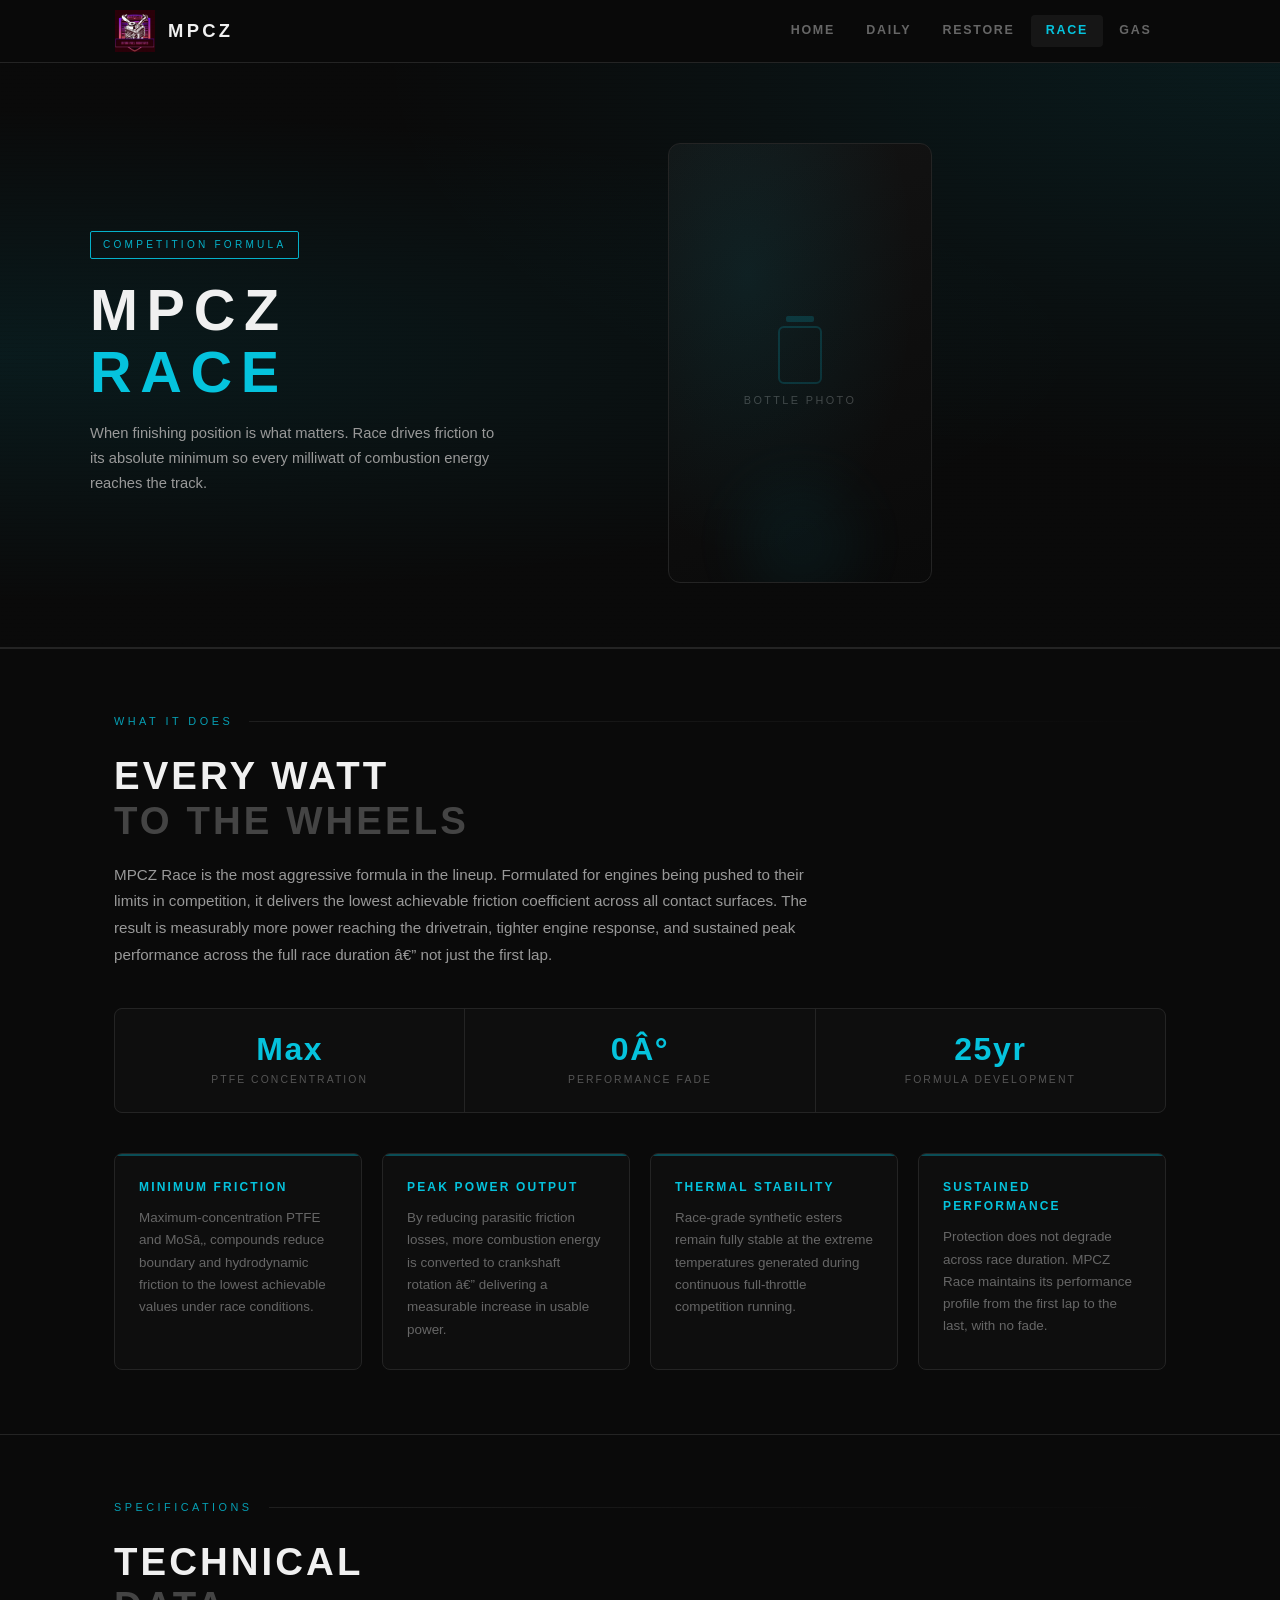
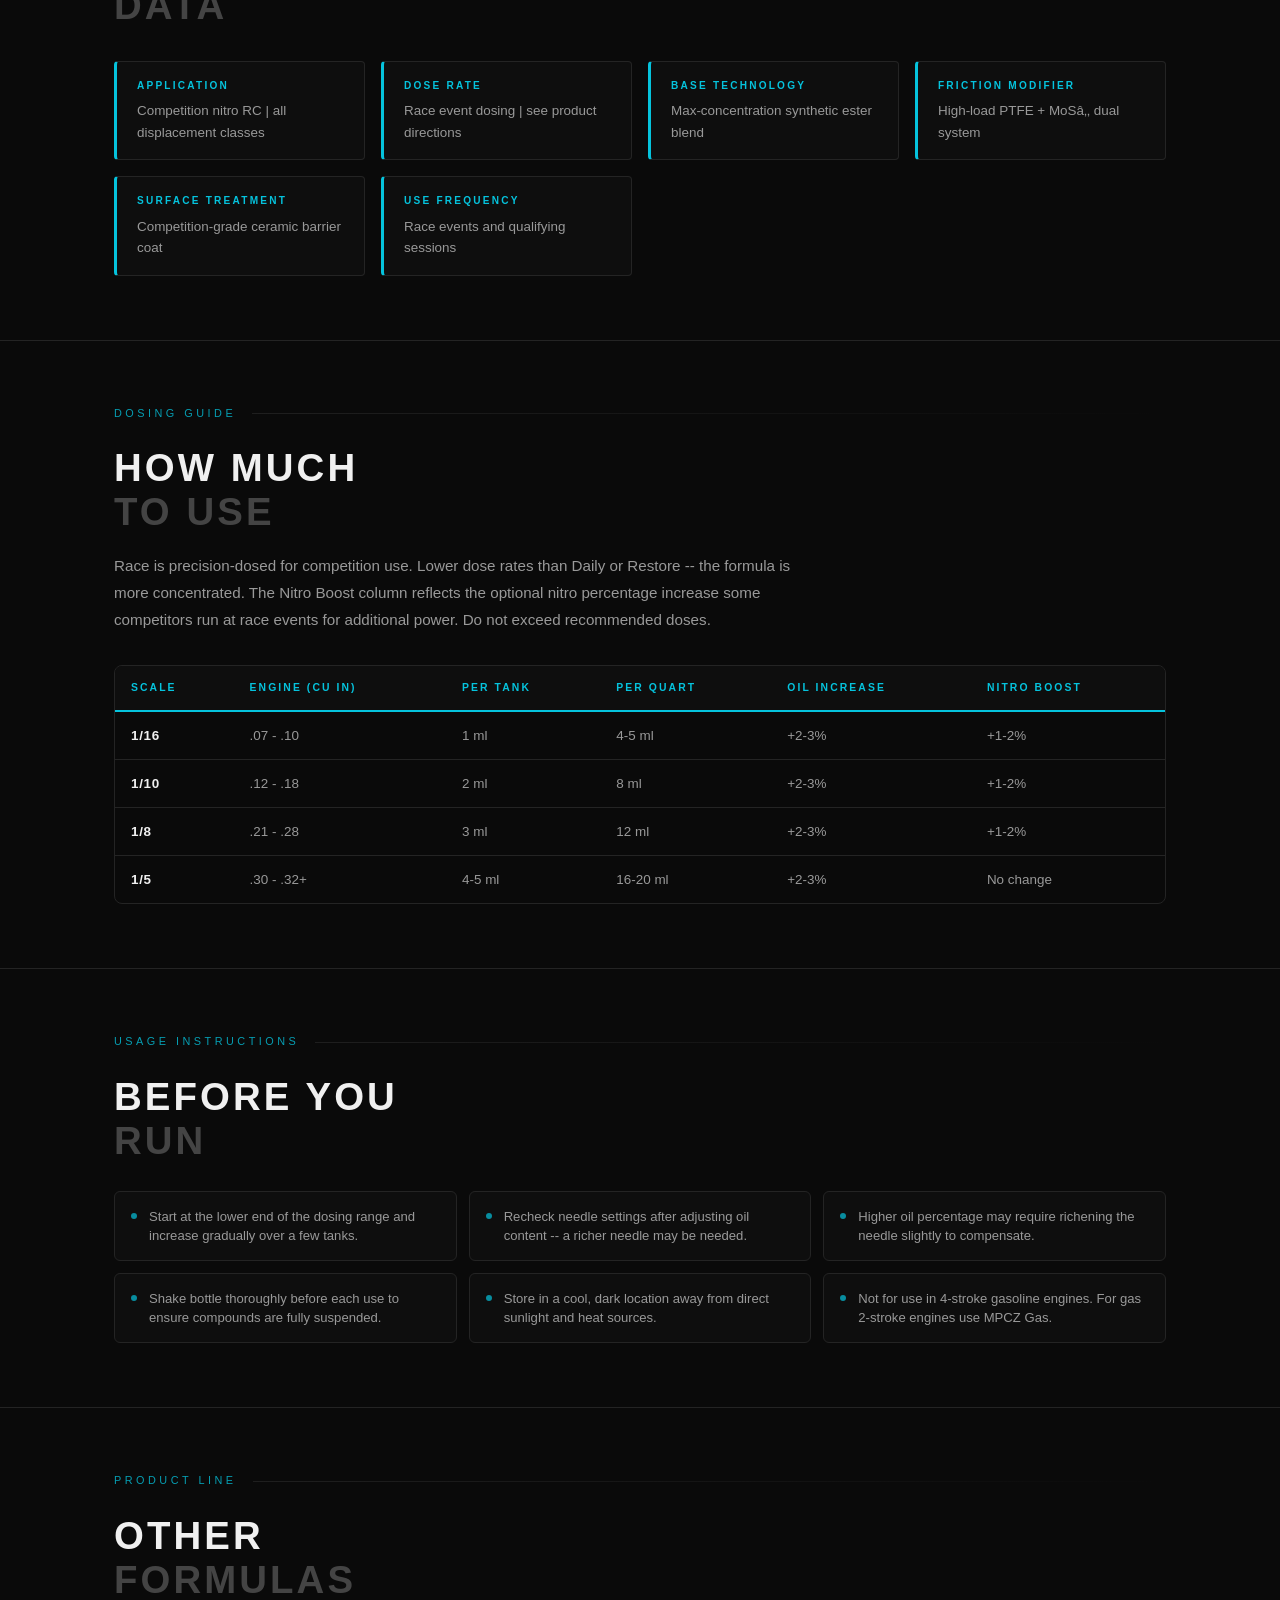
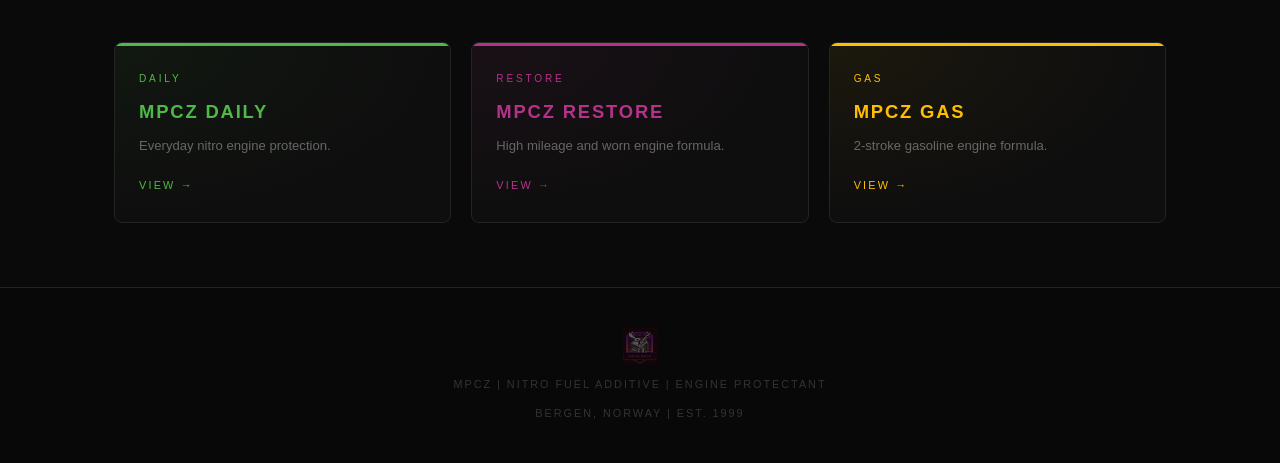
<file: race.html>
﻿<!DOCTYPE html>
<html lang="en">
<head>
  <meta charset="UTF-8">
  <meta name="viewport" content="width=device-width, initial-scale=1.0">
  <title>MPCZ Race | Maximum Competition Formula</title>
  <link rel="stylesheet" href="style.css">
  <style>
    :root {
      --accent: #05C3DD;
      --page-accent-glow: rgba(5,195,221,0.09);
    }
  </style>
</head>
<body>

<nav>
  <div class="nav-inner">
    <a class="nav-logo" href="index.html">
      <img src="logo.svg" alt="MPCZ Logo">
      <span>MPCZ</span>
    </a>
    <button class="hamburger" aria-label="Menu" onclick="this.nextElementSibling.classList.toggle('open')">
      <span></span><span></span><span></span>
    </button>
    <ul class="nav-links">
      <li><a href="index.html">Home</a></li>
      <li><a href="daily.html">Daily</a></li>
      <li><a href="restore.html">Restore</a></li>
      <li><a href="race.html" class="active">Race</a></li>
      <li><a href="gas.html">Gas</a></li>
    </ul>
  </div>
</nav>

<section class="product-hero">
  <div class="product-hero-inner">
    <div>
      <div class="product-badge">Competition Formula</div>
      <h1>MPCZ<br><span class="name">Race</span></h1>
      <p class="tagline">When finishing position is what matters. Race drives friction to its absolute minimum so every milliwatt of combustion energy reaches the track.</p>
    </div>
    <div class="bottle-placeholder">
      <div class="bp-icon"></div>
      <span>Bottle Photo</span>
      <div class="bottle-glow"></div>
    </div>
  </div>
</section>

<hr class="divider">

<div class="section">
  <div class="section-title">What It Does</div>
  <h2>Every Watt<br><span class="dim">To the Wheels</span></h2>
  <p class="body-text">MPCZ Race is the most aggressive formula in the lineup. Formulated for engines being pushed to their limits in competition, it delivers the lowest achievable friction coefficient across all contact surfaces. The result is measurably more power reaching the drivetrain, tighter engine response, and sustained peak performance across the full race duration â€” not just the first lap.</p>

  <div class="stat-row">
    <div class="stat-item">
      <div class="num">Max</div>
      <div class="label">PTFE Concentration</div>
    </div>
    <div class="stat-item">
      <div class="num">0Â°</div>
      <div class="label">Performance Fade</div>
    </div>
    <div class="stat-item">
      <div class="num">25yr</div>
      <div class="label">Formula Development</div>
    </div>
  </div>

  <div class="feature-grid" style="margin-top:2.5rem">
    <div class="feature-item">
      <h4>Minimum Friction</h4>
      <p>Maximum-concentration PTFE and MoSâ‚‚ compounds reduce boundary and hydrodynamic friction to the lowest achievable values under race conditions.</p>
    </div>
    <div class="feature-item">
      <h4>Peak Power Output</h4>
      <p>By reducing parasitic friction losses, more combustion energy is converted to crankshaft rotation â€” delivering a measurable increase in usable power.</p>
    </div>
    <div class="feature-item">
      <h4>Thermal Stability</h4>
      <p>Race-grade synthetic esters remain fully stable at the extreme temperatures generated during continuous full-throttle competition running.</p>
    </div>
    <div class="feature-item">
      <h4>Sustained Performance</h4>
      <p>Protection does not degrade across race duration. MPCZ Race maintains its performance profile from the first lap to the last, with no fade.</p>
    </div>
  </div>
</div>

<hr class="divider">

<div class="section">
  <div class="section-title">Specifications</div>
  <h2>Technical<br><span class="dim">Data</span></h2>
  <ul class="specs-list">
    <li><strong>Application</strong>Competition nitro RC | all displacement classes</li>
    <li><strong>Dose Rate</strong>Race event dosing | see product directions</li>
    <li><strong>Base Technology</strong>Max-concentration synthetic ester blend</li>
    <li><strong>Friction Modifier</strong>High-load PTFE + MoSâ‚‚ dual system</li>
    <li><strong>Surface Treatment</strong>Competition-grade ceramic barrier coat</li>
    <li><strong>Use Frequency</strong>Race events and qualifying sessions</li>
  </ul>
</div>


<hr class="divider">

<!-- Dosing Guide -->
<div class="section">
  <div class="section-title">Dosing Guide</div>
  <h2>How Much<br><span class="dim">To Use</span></h2>
  <p class="body-text">Race is precision-dosed for competition use. Lower dose rates than Daily or Restore -- the formula is more concentrated. The Nitro Boost column reflects the optional nitro percentage increase some competitors run at race events for additional power. Do not exceed recommended doses.</p>

  <div class="dose-table-wrap">
    <table class="dose-table">
      <thead>
        <tr>
          <th>Scale</th>
          <th>Engine (cu in)</th>
          <th>Per Tank</th>
          <th>Per Quart</th>
          <th>Oil Increase</th>
          <th>Nitro Boost</th>
        </tr>
      </thead>
      <tbody>
        <tr><td>1/16</td><td>.07 - .10</td><td>1 ml</td><td>4-5 ml</td><td>+2-3%</td><td>+1-2%</td></tr>
        <tr><td>1/10</td><td>.12 - .18</td><td>2 ml</td><td>8 ml</td><td>+2-3%</td><td>+1-2%</td></tr>
        <tr><td>1/8</td><td>.21 - .28</td><td>3 ml</td><td>12 ml</td><td>+2-3%</td><td>+1-2%</td></tr>
        <tr><td>1/5</td><td>.30 - .32+</td><td>4-5 ml</td><td>16-20 ml</td><td>+2-3%</td><td>No change</td></tr>
      </tbody>
    </table>
  </div>
</div>

<hr class="divider">

<!-- Usage Notes -->
<div class="section">
  <div class="section-title">Usage Instructions</div>
  <h2>Before You<br><span class="dim">Run</span></h2>
  <div class="usage-grid">
    <div class="usage-item">Start at the lower end of the dosing range and increase gradually over a few tanks.</div>
    <div class="usage-item">Recheck needle settings after adjusting oil content -- a richer needle may be needed.</div>
    <div class="usage-item">Higher oil percentage may require richening the needle slightly to compensate.</div>
    <div class="usage-item">Shake bottle thoroughly before each use to ensure compounds are fully suspended.</div>
    <div class="usage-item">Store in a cool, dark location away from direct sunlight and heat sources.</div>
    <div class="usage-item">Not for use in 4-stroke gasoline engines. For gas 2-stroke engines use MPCZ Gas.</div>
  </div>
</div>

<hr class="divider">

<div class="section">
  <div class="section-title">Product Line</div>
  <h2>Other<br><span class="dim">Formulas</span></h2>
  <div class="products-grid">
    <a class="product-card" href="daily.html" style="--card-accent:#50B848;--card-accent-glow:rgba(80,184,72,0.06);--card-accent-shadow:rgba(80,184,72,0.15)">
      <div class="product-tag">Daily</div>
      <h3>MPCZ Daily</h3>
      <p>Everyday nitro engine protection.</p>
      <div class="arrow">View &rarr;</div>
    </a>
    <a class="product-card" href="restore.html" style="--card-accent:#B53289;--card-accent-glow:rgba(181,50,137,0.07);--card-accent-shadow:rgba(181,50,137,0.2)">
      <div class="product-tag">Restore</div>
      <h3>MPCZ Restore</h3>
      <p>High mileage and worn engine formula.</p>
      <div class="arrow">View &rarr;</div>
    </a>
    <a class="product-card" href="gas.html" style="--card-accent:#FFBF00;--card-accent-glow:rgba(255,191,0,0.06);--card-accent-shadow:rgba(255,191,0,0.15)">
      <div class="product-tag">Gas</div>
      <h3>MPCZ Gas</h3>
      <p>2-stroke gasoline engine formula.</p>
      <div class="arrow">View &rarr;</div>
    </a>
  </div>
</div>

<footer>
  <div class="f-inner">
    <img src="logo.svg" alt="MPCZ">
    <p>MPCZ | Nitro Fuel Additive | Engine Protectant</p>
    <p>Bergen, Norway | Est. 1999</p>
  </div>
</footer>

</body>
</html>
</file>
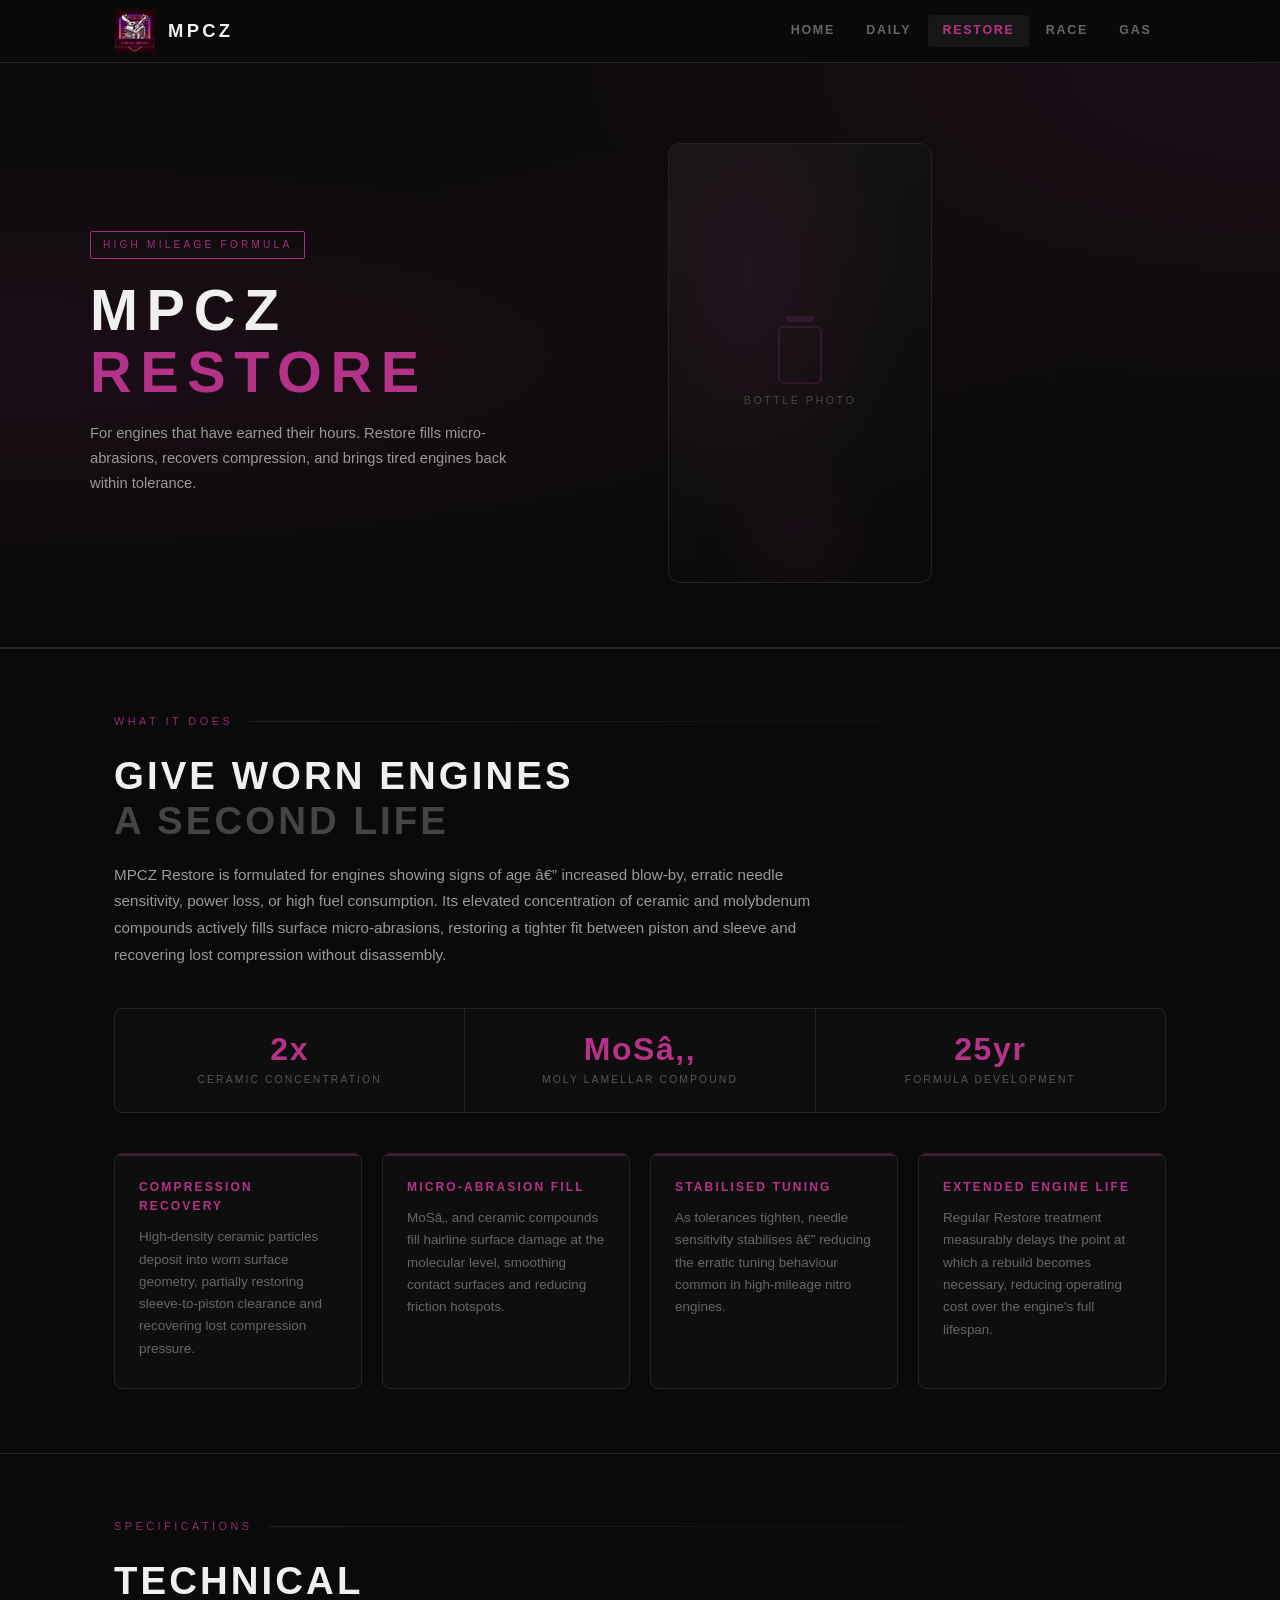
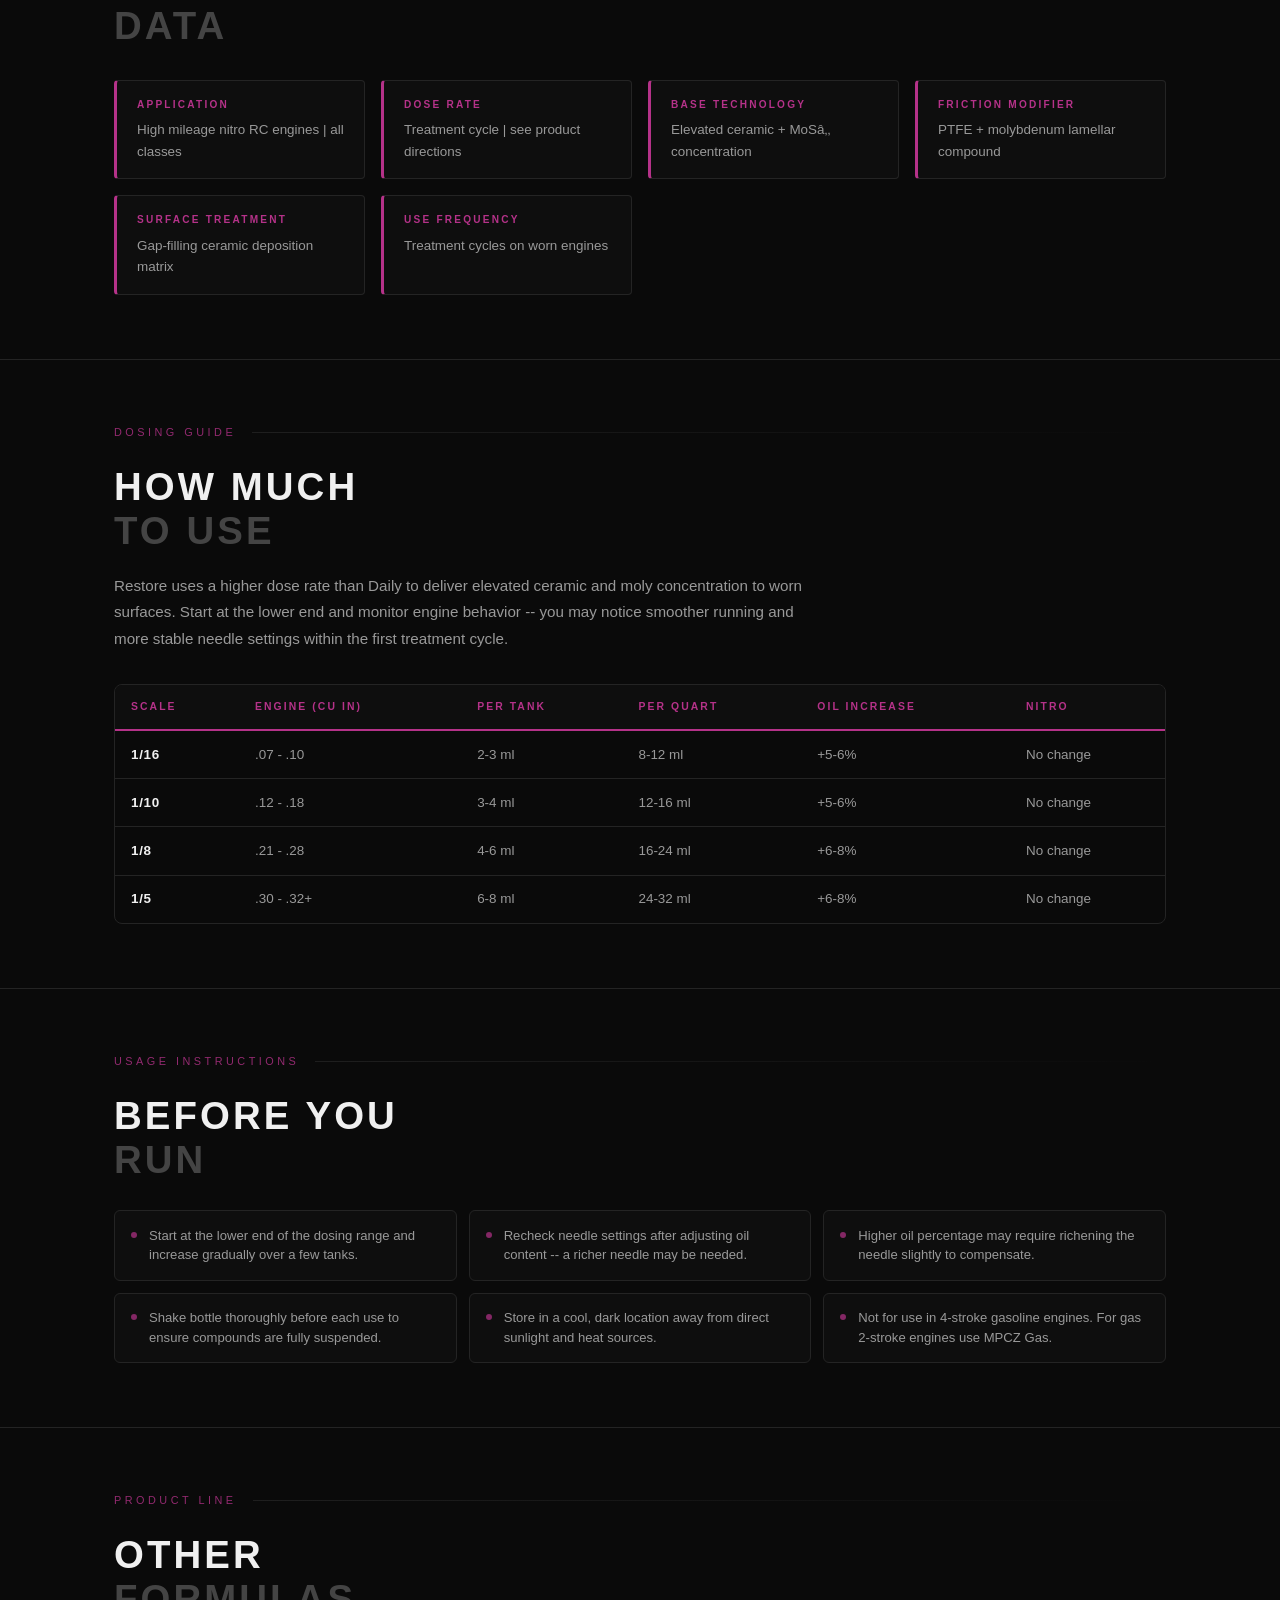
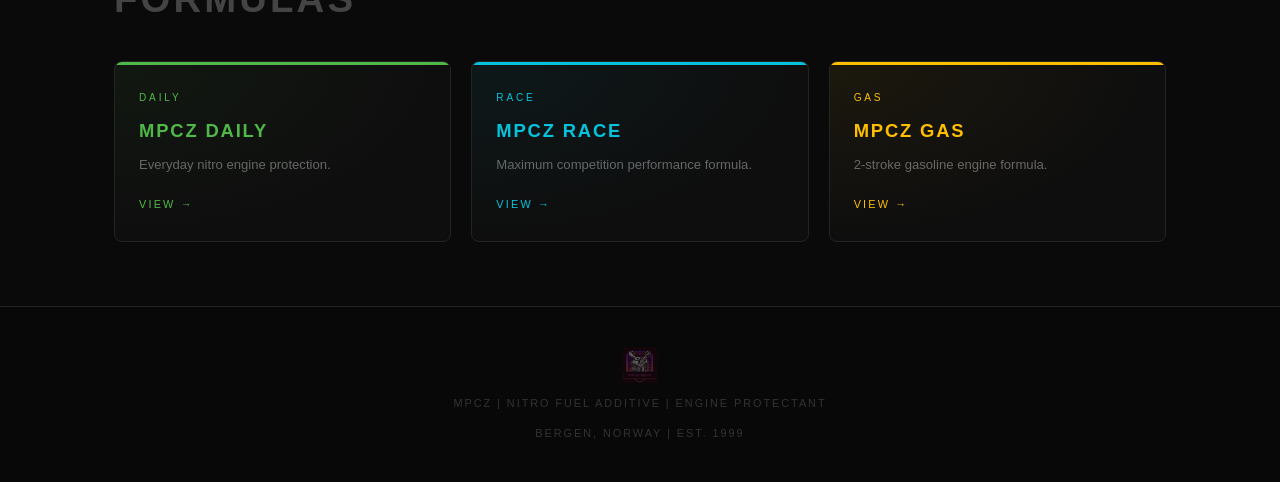
<file: restore.html>
﻿<!DOCTYPE html>
<html lang="en">
<head>
  <meta charset="UTF-8">
  <meta name="viewport" content="width=device-width, initial-scale=1.0">
  <title>MPCZ Restore | High Mileage Engine Formula</title>
  <link rel="stylesheet" href="style.css">
  <style>
    :root {
      --accent: #B53289;
      --page-accent-glow: rgba(181,50,137,0.1);
    }
  </style>
</head>
<body>

<nav>
  <div class="nav-inner">
    <a class="nav-logo" href="index.html">
      <img src="logo.svg" alt="MPCZ Logo">
      <span>MPCZ</span>
    </a>
    <button class="hamburger" aria-label="Menu" onclick="this.nextElementSibling.classList.toggle('open')">
      <span></span><span></span><span></span>
    </button>
    <ul class="nav-links">
      <li><a href="index.html">Home</a></li>
      <li><a href="daily.html">Daily</a></li>
      <li><a href="restore.html" class="active">Restore</a></li>
      <li><a href="race.html">Race</a></li>
      <li><a href="gas.html">Gas</a></li>
    </ul>
  </div>
</nav>

<section class="product-hero">
  <div class="product-hero-inner">
    <div>
      <div class="product-badge">High Mileage Formula</div>
      <h1>MPCZ<br><span class="name">Restore</span></h1>
      <p class="tagline">For engines that have earned their hours. Restore fills micro-abrasions, recovers compression, and brings tired engines back within tolerance.</p>
    </div>
    <div class="bottle-placeholder">
      <div class="bp-icon"></div>
      <span>Bottle Photo</span>
      <div class="bottle-glow"></div>
    </div>
  </div>
</section>

<hr class="divider">

<div class="section">
  <div class="section-title">What It Does</div>
  <h2>Give Worn Engines<br><span class="dim">A Second Life</span></h2>
  <p class="body-text">MPCZ Restore is formulated for engines showing signs of age â€” increased blow-by, erratic needle sensitivity, power loss, or high fuel consumption. Its elevated concentration of ceramic and molybdenum compounds actively fills surface micro-abrasions, restoring a tighter fit between piston and sleeve and recovering lost compression without disassembly.</p>

  <div class="stat-row">
    <div class="stat-item">
      <div class="num">2x</div>
      <div class="label">Ceramic Concentration</div>
    </div>
    <div class="stat-item">
      <div class="num">MoSâ‚‚</div>
      <div class="label">Moly Lamellar Compound</div>
    </div>
    <div class="stat-item">
      <div class="num">25yr</div>
      <div class="label">Formula Development</div>
    </div>
  </div>

  <div class="feature-grid" style="margin-top:2.5rem">
    <div class="feature-item">
      <h4>Compression Recovery</h4>
      <p>High-density ceramic particles deposit into worn surface geometry, partially restoring sleeve-to-piston clearance and recovering lost compression pressure.</p>
    </div>
    <div class="feature-item">
      <h4>Micro-Abrasion Fill</h4>
      <p>MoSâ‚‚ and ceramic compounds fill hairline surface damage at the molecular level, smoothing contact surfaces and reducing friction hotspots.</p>
    </div>
    <div class="feature-item">
      <h4>Stabilised Tuning</h4>
      <p>As tolerances tighten, needle sensitivity stabilises â€” reducing the erratic tuning behaviour common in high-mileage nitro engines.</p>
    </div>
    <div class="feature-item">
      <h4>Extended Engine Life</h4>
      <p>Regular Restore treatment measurably delays the point at which a rebuild becomes necessary, reducing operating cost over the engine's full lifespan.</p>
    </div>
  </div>
</div>

<hr class="divider">

<div class="section">
  <div class="section-title">Specifications</div>
  <h2>Technical<br><span class="dim">Data</span></h2>
  <ul class="specs-list">
    <li><strong>Application</strong>High mileage nitro RC engines | all classes</li>
    <li><strong>Dose Rate</strong>Treatment cycle | see product directions</li>
    <li><strong>Base Technology</strong>Elevated ceramic + MoSâ‚‚ concentration</li>
    <li><strong>Friction Modifier</strong>PTFE + molybdenum lamellar compound</li>
    <li><strong>Surface Treatment</strong>Gap-filling ceramic deposition matrix</li>
    <li><strong>Use Frequency</strong>Treatment cycles on worn engines</li>
  </ul>
</div>


<hr class="divider">

<!-- Dosing Guide -->
<div class="section">
  <div class="section-title">Dosing Guide</div>
  <h2>How Much<br><span class="dim">To Use</span></h2>
  <p class="body-text">Restore uses a higher dose rate than Daily to deliver elevated ceramic and moly concentration to worn surfaces. Start at the lower end and monitor engine behavior -- you may notice smoother running and more stable needle settings within the first treatment cycle.</p>

  <div class="dose-table-wrap">
    <table class="dose-table">
      <thead>
        <tr>
          <th>Scale</th>
          <th>Engine (cu in)</th>
          <th>Per Tank</th>
          <th>Per Quart</th>
          <th>Oil Increase</th>
          <th>Nitro</th>
        </tr>
      </thead>
      <tbody>
        <tr><td>1/16</td><td>.07 - .10</td><td>2-3 ml</td><td>8-12 ml</td><td>+5-6%</td><td>No change</td></tr>
        <tr><td>1/10</td><td>.12 - .18</td><td>3-4 ml</td><td>12-16 ml</td><td>+5-6%</td><td>No change</td></tr>
        <tr><td>1/8</td><td>.21 - .28</td><td>4-6 ml</td><td>16-24 ml</td><td>+6-8%</td><td>No change</td></tr>
        <tr><td>1/5</td><td>.30 - .32+</td><td>6-8 ml</td><td>24-32 ml</td><td>+6-8%</td><td>No change</td></tr>
      </tbody>
    </table>
  </div>
</div>

<hr class="divider">

<!-- Usage Notes -->
<div class="section">
  <div class="section-title">Usage Instructions</div>
  <h2>Before You<br><span class="dim">Run</span></h2>
  <div class="usage-grid">
    <div class="usage-item">Start at the lower end of the dosing range and increase gradually over a few tanks.</div>
    <div class="usage-item">Recheck needle settings after adjusting oil content -- a richer needle may be needed.</div>
    <div class="usage-item">Higher oil percentage may require richening the needle slightly to compensate.</div>
    <div class="usage-item">Shake bottle thoroughly before each use to ensure compounds are fully suspended.</div>
    <div class="usage-item">Store in a cool, dark location away from direct sunlight and heat sources.</div>
    <div class="usage-item">Not for use in 4-stroke gasoline engines. For gas 2-stroke engines use MPCZ Gas.</div>
  </div>
</div>

<hr class="divider">

<div class="section">
  <div class="section-title">Product Line</div>
  <h2>Other<br><span class="dim">Formulas</span></h2>
  <div class="products-grid">
    <a class="product-card" href="daily.html" style="--card-accent:#50B848;--card-accent-glow:rgba(80,184,72,0.06);--card-accent-shadow:rgba(80,184,72,0.15)">
      <div class="product-tag">Daily</div>
      <h3>MPCZ Daily</h3>
      <p>Everyday nitro engine protection.</p>
      <div class="arrow">View &rarr;</div>
    </a>
    <a class="product-card" href="race.html" style="--card-accent:#05C3DD;--card-accent-glow:rgba(5,195,221,0.06);--card-accent-shadow:rgba(5,195,221,0.15)">
      <div class="product-tag">Race</div>
      <h3>MPCZ Race</h3>
      <p>Maximum competition performance formula.</p>
      <div class="arrow">View &rarr;</div>
    </a>
    <a class="product-card" href="gas.html" style="--card-accent:#FFBF00;--card-accent-glow:rgba(255,191,0,0.06);--card-accent-shadow:rgba(255,191,0,0.15)">
      <div class="product-tag">Gas</div>
      <h3>MPCZ Gas</h3>
      <p>2-stroke gasoline engine formula.</p>
      <div class="arrow">View &rarr;</div>
    </a>
  </div>
</div>

<footer>
  <div class="f-inner">
    <img src="logo.svg" alt="MPCZ">
    <p>MPCZ | Nitro Fuel Additive | Engine Protectant</p>
    <p>Bergen, Norway | Est. 1999</p>
  </div>
</footer>

</body>
</html>
</file>
<file: style.css>
/* MPCZ — Base Styles */
*, *::before, *::after { box-sizing: border-box; margin: 0; padding: 0; }

:root {
  --bg: #0a0a0a;
  --bg2: #111111;
  --bg3: #181818;
  --text: #f0f0f0;
  --muted: #999;
  --border: #242424;
  --accent: #f0f0f0;
}

html { scroll-behavior: smooth; }

body {
  background: var(--bg);
  color: var(--text);
  font-family: 'Arial', sans-serif;
  line-height: 1.6;
  min-height: 100vh;
}

/* NAV */
nav {
  background: rgba(10,10,10,0.95);
  border-bottom: 1px solid var(--border);
  position: sticky;
  top: 0;
  z-index: 100;
  backdrop-filter: blur(12px);
}
.nav-inner {
  max-width: 1100px;
  margin: 0 auto;
  padding: 0 1.5rem;
  display: flex;
  align-items: center;
  justify-content: space-between;
  height: 62px;
}
.nav-logo {
  display: flex;
  align-items: center;
  gap: 0.75rem;
  text-decoration: none;
  color: var(--text);
}
.nav-logo img { width: 42px; height: 42px; object-fit: contain; }
.nav-logo span {
  font-size: 1.15rem;
  font-weight: 900;
  letter-spacing: 0.18em;
  text-transform: uppercase;
}
.nav-links {
  display: flex;
  gap: 0.15rem;
  list-style: none;
}
.nav-links a {
  display: block;
  padding: 0.4rem 0.9rem;
  text-decoration: none;
  color: #666;
  font-size: 0.78rem;
  font-weight: 700;
  letter-spacing: 0.14em;
  text-transform: uppercase;
  border-radius: 4px;
  transition: color 0.2s, background 0.2s;
}
.nav-links a:hover { color: var(--text); background: #1a1a1a; }
.nav-links a.active { color: var(--accent) !important; background: rgba(255,255,255,0.05); }

/* Hamburger */
.hamburger {
  display: none;
  flex-direction: column;
  gap: 5px;
  cursor: pointer;
  background: none;
  border: none;
  padding: 0.5rem;
}
.hamburger span {
  display: block;
  width: 24px;
  height: 2px;
  background: var(--text);
  border-radius: 2px;
}

/* HERO */
.hero {
  display: flex;
  flex-direction: column;
  align-items: center;
  justify-content: center;
  text-align: center;
  padding: 6rem 1.5rem 5rem;
  position: relative;
  overflow: hidden;
}
.hero::before {
  content: '';
  position: absolute;
  inset: 0;
  background:
    radial-gradient(ellipse at 20% 50%, rgba(181,50,137,0.07) 0%, transparent 55%),
    radial-gradient(ellipse at 80% 50%, rgba(5,195,221,0.07) 0%, transparent 55%),
    radial-gradient(ellipse at 50% 100%, rgba(80,184,72,0.05) 0%, transparent 60%);
  pointer-events: none;
}
.hero-logo {
  width: 180px;
  height: 180px;
  object-fit: contain;
  margin-bottom: 2rem;
  filter: drop-shadow(0 0 30px rgba(181,50,137,0.3));
}
.hero h1 {
  font-size: clamp(2.2rem, 5vw, 3.8rem);
  font-weight: 900;
  letter-spacing: 0.2em;
  text-transform: uppercase;
  line-height: 1.1;
}
.hero h1 .accent { color: var(--accent); }
.hero p {
  max-width: 540px;
  margin-top: 1rem;
  color: var(--muted);
  font-size: 0.95rem;
  letter-spacing: 0.04em;
}
.hero-sub {
  margin-top: 0.5rem;
  font-size: 0.72rem;
  letter-spacing: 0.28em;
  text-transform: uppercase;
  color: #555;
}

/* SECTIONS */
.section {
  max-width: 1100px;
  margin: 0 auto;
  padding: 4rem 1.5rem;
}
.section-title {
  font-size: 0.68rem;
  letter-spacing: 0.32em;
  text-transform: uppercase;
  color: var(--accent);
  margin-bottom: 1.5rem;
  display: flex;
  align-items: center;
  gap: 1rem;
  opacity: 0.8;
}
.section-title::after {
  content: '';
  flex: 1;
  height: 1px;
  background: linear-gradient(to right, var(--border), transparent);
}
h2 {
  font-size: clamp(1.6rem, 3vw, 2.4rem);
  font-weight: 900;
  letter-spacing: 0.08em;
  text-transform: uppercase;
  line-height: 1.15;
}
h2 .dim { color: #444; }
.body-text {
  color: var(--muted);
  margin-top: 1.2rem;
  max-width: 700px;
  font-size: 0.95rem;
  line-height: 1.75;
}

/* BRAND STORY */
.story-grid {
  display: grid;
  grid-template-columns: 1fr 1fr;
  gap: 1.25rem;
  margin-top: 2.5rem;
}
.story-card {
  background: #0e0e0e;
  border: 1px solid var(--border);
  border-radius: 8px;
  padding: 1.75rem;
  position: relative;
  overflow: hidden;
}
.story-card::before {
  content: '';
  position: absolute;
  top: 0; left: 0; right: 0;
  height: 2px;
  background: linear-gradient(to right, var(--accent), transparent);
  opacity: 0.5;
}
.story-card h3 {
  font-size: 0.72rem;
  letter-spacing: 0.22em;
  text-transform: uppercase;
  color: var(--accent);
  margin-bottom: 0.85rem;
}
.story-card p {
  color: var(--muted);
  font-size: 0.88rem;
  line-height: 1.72;
}

/* PRODUCTS GRID (home) */
.products-grid {
  display: grid;
  grid-template-columns: repeat(auto-fit, minmax(230px, 1fr));
  gap: 1.25rem;
  margin-top: 2.5rem;
}
.product-card {
  background: #0e0e0e;
  border: 1px solid var(--border);
  border-radius: 8px;
  padding: 1.75rem 1.5rem;
  text-decoration: none;
  color: var(--text);
  transition: border-color 0.25s, transform 0.25s, box-shadow 0.25s;
  display: block;
  position: relative;
  overflow: hidden;
}
.product-card::before {
  content: '';
  position: absolute;
  top: 0; left: 0; right: 0;
  height: 3px;
  background: var(--card-accent, #333);
  transition: height 0.2s;
}
.product-card::after {
  content: '';
  position: absolute;
  inset: 0;
  background: radial-gradient(ellipse at top left, var(--card-accent-glow, rgba(255,255,255,0.02)), transparent 70%);
  pointer-events: none;
}
.product-card:hover {
  transform: translateY(-4px);
  border-color: var(--card-accent, #333);
  box-shadow: 0 8px 32px var(--card-accent-shadow, rgba(0,0,0,0.5));
}
.product-card:hover::before { height: 4px; }
.product-tag {
  font-size: 0.63rem;
  letter-spacing: 0.28em;
  text-transform: uppercase;
  color: var(--card-accent, #888);
  margin-bottom: 0.6rem;
}
.product-card h3 {
  font-size: 1.15rem;
  font-weight: 900;
  letter-spacing: 0.1em;
  text-transform: uppercase;
  color: var(--card-accent, var(--text));
}
.product-card p {
  margin-top: 0.6rem;
  font-size: 0.82rem;
  color: #666;
  line-height: 1.58;
}
.product-card .arrow {
  margin-top: 1.25rem;
  font-size: 0.68rem;
  letter-spacing: 0.2em;
  text-transform: uppercase;
  color: var(--card-accent, #555);
}

/* TECH SPECS */
.specs-list {
  list-style: none;
  margin-top: 2rem;
  display: grid;
  grid-template-columns: repeat(auto-fit, minmax(200px, 1fr));
  gap: 1rem;
}
.specs-list li {
  background: #0e0e0e;
  border: 1px solid var(--border);
  border-left: 3px solid var(--accent);
  border-radius: 4px;
  padding: 1rem 1.25rem;
  font-size: 0.84rem;
  color: var(--muted);
  line-height: 1.6;
}
.specs-list li strong {
  display: block;
  font-size: 0.63rem;
  letter-spacing: 0.22em;
  text-transform: uppercase;
  color: var(--accent);
  margin-bottom: 0.4rem;
}

/* PRODUCT PAGE HERO */
.product-hero {
  padding: 5rem 1.5rem 4rem;
  position: relative;
  overflow: hidden;
  border-bottom: 1px solid var(--border);
}
.product-hero::before {
  content: '';
  position: absolute;
  inset: 0;
  background:
    radial-gradient(ellipse at 0% 50%, var(--page-accent-glow, rgba(255,255,255,0.03)) 0%, transparent 60%),
    radial-gradient(ellipse at 100% 0%, var(--page-accent-glow, rgba(255,255,255,0.02)) 0%, transparent 50%);
  pointer-events: none;
}
/* Horizontal scanline texture */
.product-hero::after {
  content: '';
  position: absolute;
  inset: 0;
  background-image: repeating-linear-gradient(
    0deg,
    transparent,
    transparent 3px,
    rgba(0,0,0,0.15) 3px,
    rgba(0,0,0,0.15) 4px
  );
  pointer-events: none;
  opacity: 0.4;
}
.product-hero-inner {
  max-width: 1100px;
  margin: 0 auto;
  display: grid;
  grid-template-columns: 1fr 1fr;
  gap: 3.5rem;
  align-items: center;
  position: relative;
  z-index: 1;
}
.product-badge {
  display: inline-block;
  font-size: 0.63rem;
  letter-spacing: 0.32em;
  text-transform: uppercase;
  color: var(--accent);
  border: 1px solid var(--accent);
  border-radius: 2px;
  padding: 0.3rem 0.75rem;
  margin-bottom: 1.25rem;
  opacity: 0.9;
}
.product-hero h1 {
  font-size: clamp(2.2rem, 4.5vw, 3.6rem);
  font-weight: 900;
  letter-spacing: 0.15em;
  text-transform: uppercase;
  line-height: 1.08;
}
.product-hero h1 .name { color: var(--accent); }
.product-hero .tagline {
  margin-top: 1.1rem;
  font-size: 0.92rem;
  color: var(--muted);
  max-width: 420px;
  line-height: 1.7;
}

/* BOTTLE PLACEHOLDER */
.bottle-placeholder {
  aspect-ratio: 3/5;
  max-height: 440px;
  background: linear-gradient(160deg, #131313 0%, #0a0a0a 100%);
  border: 1px solid var(--border);
  border-radius: 12px;
  display: flex;
  flex-direction: column;
  align-items: center;
  justify-content: center;
  gap: 0.75rem;
  color: #444;
  font-size: 0.68rem;
  letter-spacing: 0.22em;
  text-transform: uppercase;
  position: relative;
  overflow: hidden;
}
.bottle-placeholder::before {
  content: '';
  position: absolute;
  inset: 0;
  background: radial-gradient(ellipse at 30% 30%, var(--page-accent-glow, rgba(255,255,255,0.03)), transparent 65%);
}
.bottle-placeholder .bp-icon {
  width: 64px;
  height: 64px;
  opacity: 0.18;
  position: relative;
}
.bottle-placeholder .bp-icon::before {
  content: '';
  display: block;
  width: 28px;
  height: 6px;
  background: var(--accent);
  border-radius: 2px;
  margin: 0 auto 4px;
}
.bottle-placeholder .bp-icon::after {
  content: '';
  display: block;
  width: 44px;
  height: 58px;
  border: 2px solid var(--accent);
  border-radius: 6px;
  margin: 0 auto;
}
.bottle-glow {
  position: absolute;
  bottom: -20px;
  left: 50%;
  transform: translateX(-50%);
  width: 120px;
  height: 120px;
  border-radius: 50%;
  background: var(--accent);
  opacity: 0.06;
  filter: blur(30px);
}

/* FEATURE GRID */
.feature-grid {
  display: grid;
  grid-template-columns: repeat(auto-fit, minmax(240px, 1fr));
  gap: 1.25rem;
  margin-top: 2rem;
}
.feature-item {
  background: #0e0e0e;
  border: 1px solid var(--border);
  border-radius: 8px;
  padding: 1.5rem 1.5rem 1.75rem;
  position: relative;
  overflow: hidden;
  transition: border-color 0.2s;
}
.feature-item:hover { border-color: var(--accent); }
.feature-item::before {
  content: '';
  position: absolute;
  top: 0; left: 0; right: 0;
  height: 2px;
  background: var(--accent);
  opacity: 0.35;
}
.feature-item h4 {
  font-size: 0.75rem;
  font-weight: 700;
  letter-spacing: 0.18em;
  text-transform: uppercase;
  margin-bottom: 0.6rem;
  color: var(--accent);
}
.feature-item p {
  font-size: 0.84rem;
  color: #666;
  line-height: 1.66;
}

/* STAT ROW */
.stat-row {
  display: grid;
  grid-template-columns: repeat(3, 1fr);
  gap: 1px;
  background: var(--border);
  border: 1px solid var(--border);
  border-radius: 8px;
  overflow: hidden;
  margin-top: 2.5rem;
}
.stat-item {
  background: #0e0e0e;
  padding: 1.5rem;
  text-align: center;
}
.stat-item .num {
  font-size: 2rem;
  font-weight: 900;
  letter-spacing: 0.05em;
  color: var(--accent);
  line-height: 1;
}
.stat-item .label {
  font-size: 0.65rem;
  letter-spacing: 0.2em;
  text-transform: uppercase;
  color: #555;
  margin-top: 0.4rem;
}

/* DOSING TABLE */
.dose-table-wrap {
  overflow-x: auto;
  margin-top: 2rem;
  border: 1px solid var(--border);
  border-radius: 8px;
}
.dose-table {
  width: 100%;
  border-collapse: collapse;
  font-size: 0.84rem;
  min-width: 520px;
}
.dose-table thead tr {
  background: #0e0e0e;
  border-bottom: 2px solid var(--accent);
}
.dose-table thead th {
  padding: 0.85rem 1rem;
  text-align: left;
  font-size: 0.65rem;
  letter-spacing: 0.2em;
  text-transform: uppercase;
  color: var(--accent);
  font-weight: 700;
  white-space: nowrap;
}
.dose-table tbody tr {
  border-bottom: 1px solid var(--border);
  transition: background 0.15s;
}
.dose-table tbody tr:last-child { border-bottom: none; }
.dose-table tbody tr:hover { background: #111; }
.dose-table tbody td {
  padding: 0.8rem 1rem;
  color: var(--muted);
  white-space: nowrap;
}
.dose-table tbody td:first-child {
  color: var(--text);
  font-weight: 700;
  letter-spacing: 0.05em;
}
.dose-table .tag-pill {
  display: inline-block;
  font-size: 0.63rem;
  letter-spacing: 0.15em;
  text-transform: uppercase;
  padding: 0.15rem 0.5rem;
  border-radius: 2px;
  border: 1px solid currentColor;
  color: var(--accent);
  opacity: 0.8;
}

/* USAGE NOTES */
.usage-grid {
  display: grid;
  grid-template-columns: repeat(auto-fit, minmax(260px, 1fr));
  gap: 0.75rem;
  margin-top: 1.75rem;
}
.usage-item {
  display: flex;
  align-items: flex-start;
  gap: 0.75rem;
  background: #0e0e0e;
  border: 1px solid var(--border);
  border-radius: 6px;
  padding: 0.9rem 1rem;
  font-size: 0.82rem;
  color: var(--muted);
  line-height: 1.5;
}
.usage-item::before {
  content: '';
  display: block;
  width: 6px;
  height: 6px;
  min-width: 6px;
  border-radius: 50%;
  background: var(--accent);
  margin-top: 0.4rem;
  opacity: 0.7;
}

/* DIVIDER */
.divider {
  border: none;
  border-top: 1px solid var(--border);
  margin: 0;
}

/* FOOTER */
footer {
  border-top: 1px solid var(--border);
  padding: 2.5rem 1.5rem;
  text-align: center;
  background: #080808;
}
footer .f-inner {
  max-width: 1100px;
  margin: 0 auto;
  display: flex;
  flex-direction: column;
  align-items: center;
  gap: 0.75rem;
}
footer img { width: 36px; height: 36px; object-fit: contain; opacity: 0.35; }
footer p {
  font-size: 0.68rem;
  letter-spacing: 0.18em;
  text-transform: uppercase;
  color: #333;
}

/* RESPONSIVE */
@media (max-width: 768px) {
  .hamburger { display: flex; }
  .nav-links {
    display: none;
    position: absolute;
    top: 62px;
    left: 0; right: 0;
    background: rgba(10,10,10,0.98);
    border-bottom: 1px solid var(--border);
    flex-direction: column;
    padding: 1rem;
    gap: 0.25rem;
  }
  .nav-links.open { display: flex; }
  .nav-links a { padding: 0.7rem 1rem; }
  .story-grid { grid-template-columns: 1fr; }
  .product-hero-inner { grid-template-columns: 1fr; }
  .bottle-placeholder { max-height: 260px; order: -1; aspect-ratio: 2/1; }
  .stat-row { grid-template-columns: 1fr; }
}
</file>
